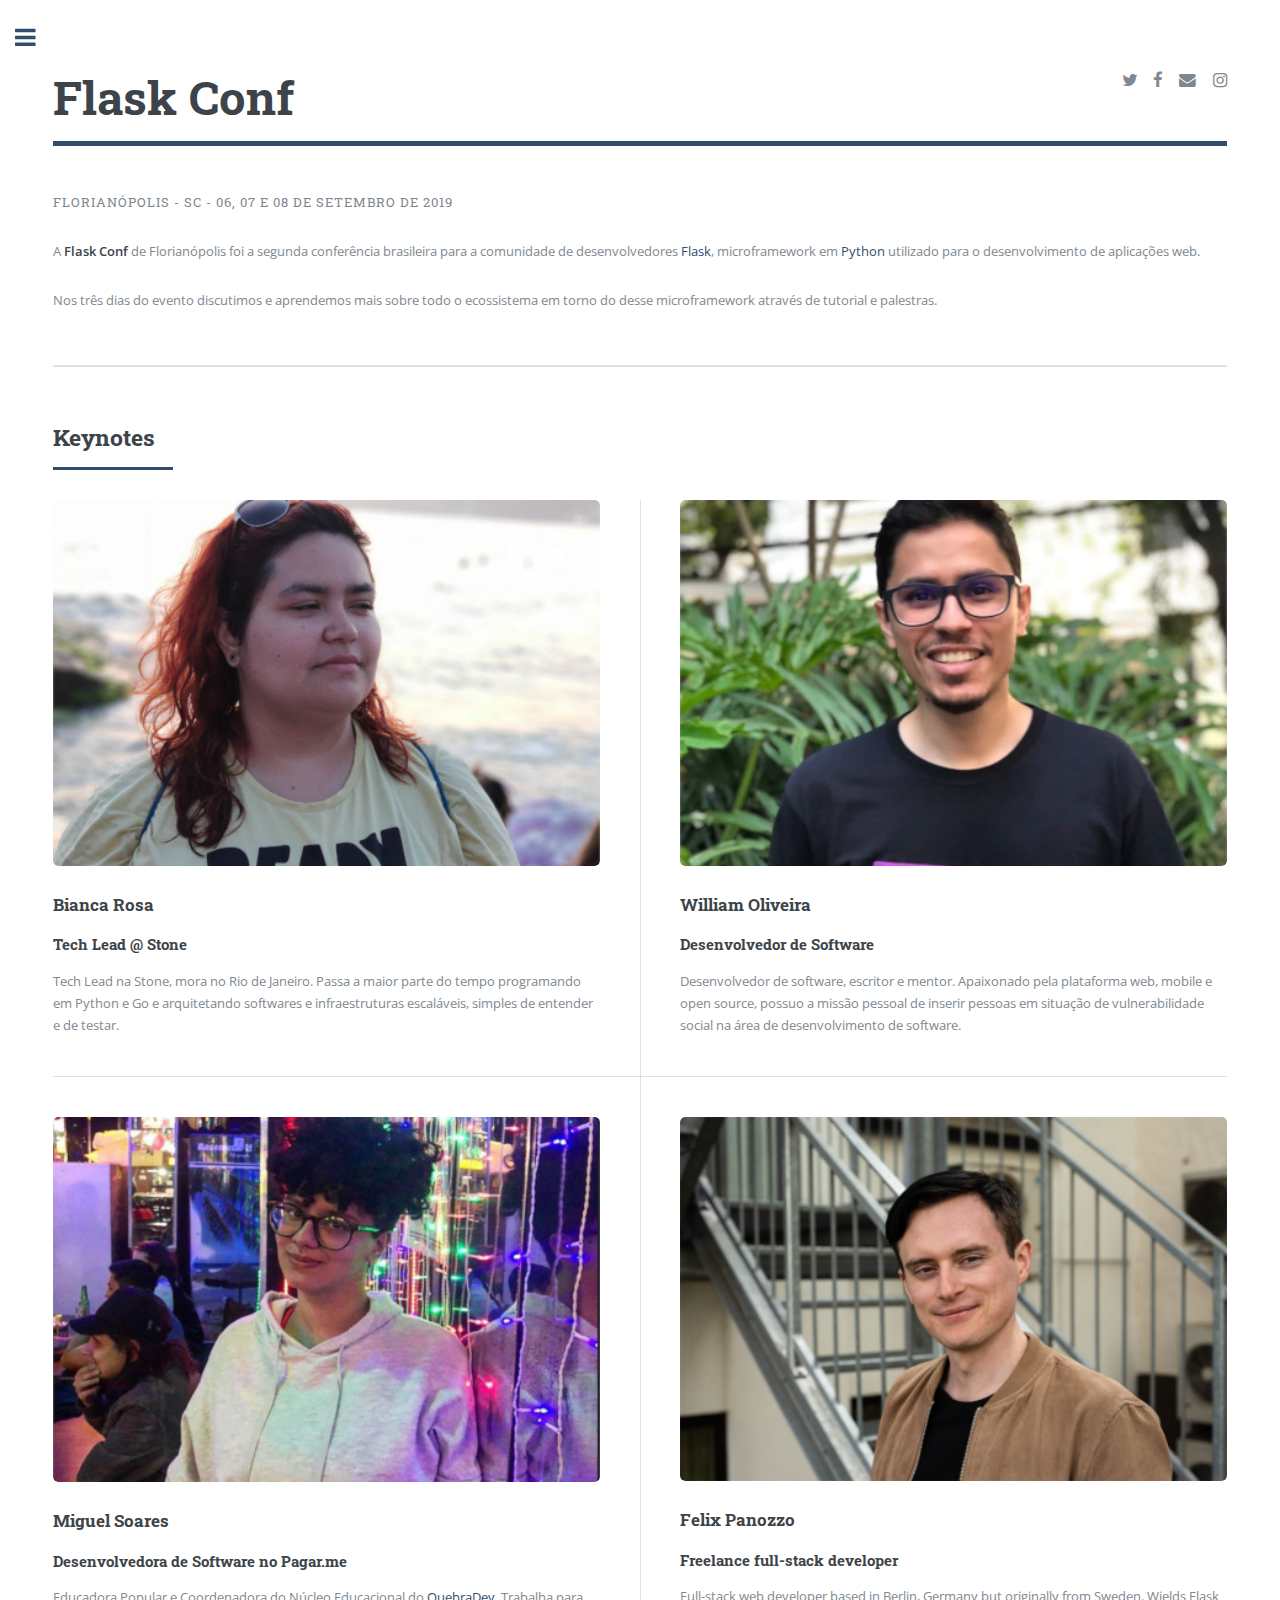
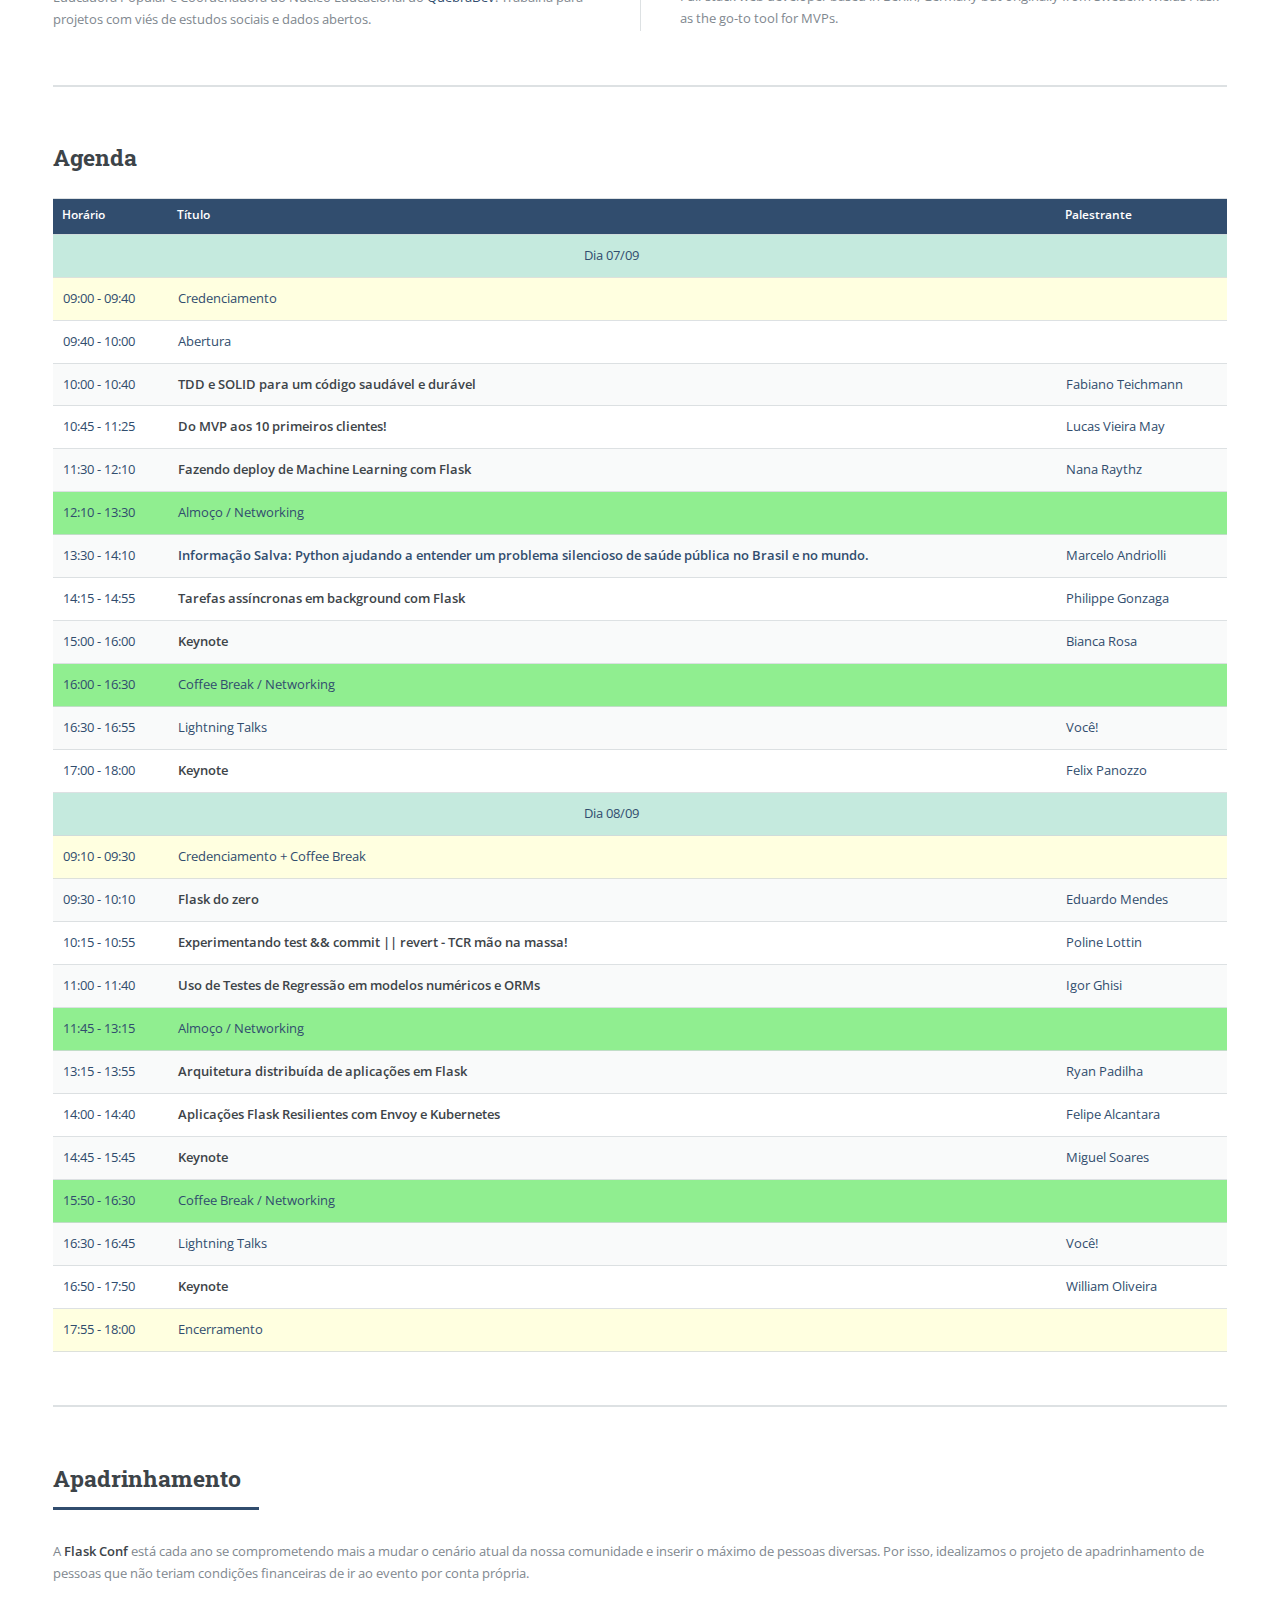
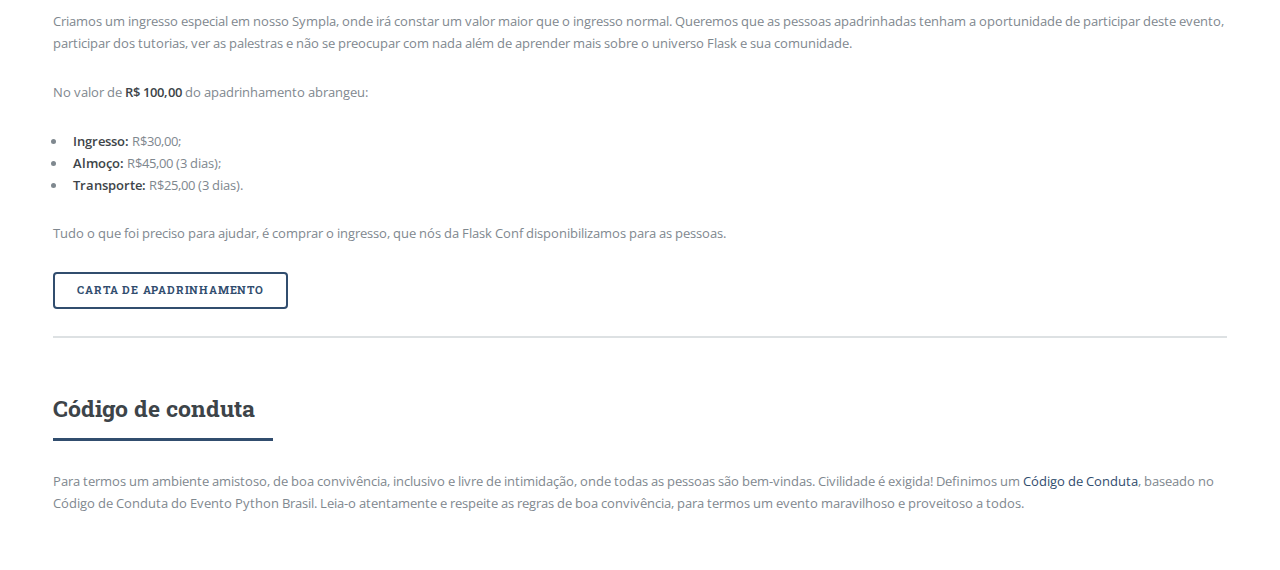
<file: index.html>
<!DOCTYPE HTML>
<!--
  Editorial by HTML5 UP
  html5up.net | @ajlkn
  Free for personal and commercial use under the CCA 3.0 license (html5up.net/license)
-->
<html>
  <head>
    <title>Flask Conf</title>
    <meta charset="utf-8" />
    <meta name="viewport" content="width=device-width, initial-scale=1, user-scalable=no" />
    <!--[if lte IE 8]><script src="assets/js/ie/html5shiv.js"></script><![endif]-->
    <link rel="stylesheet" href="assets/css/main.css" />
    <!--[if lte IE 9]><link rel="stylesheet" href="assets/css/ie9.css" /><![endif]-->
    <!--[if lte IE 8]><link rel="stylesheet" href="assets/css/ie8.css" /><![endif]-->
  </head>
  <body>
    <div id="wrapper">
      <div id="main">
        <div class="inner">
          <header id="header">
            <h1>Flask Conf</h1>
            <ul class="icons">
              <li><a href="https://twitter.com/flaskconf" class="icon fa-twitter" target="_blank"><span class="label">Twitter</span></a></li>
              <li><a href="https://www.facebook.com/flaskconf/" class="icon fa-facebook" target="_blank"><span class="label">Facebook</span></a></li>
              <li><a href="mailto:flask+contato@python.org.br" class="icon fa-envelope" target="_blank"><span class="label">E-Mail</span></a></li>
              <li><a href="https://www.instagram.com/flaskconf/" class="icon fa-instagram"><span
                class="label">Instagram</span></a></li>
            </ul>
          </header>
          <section id="sobre">
            <div class="content">
              <header>
                <p>Florianópolis - SC - 06, 07 e 08 de setembro de 2019</p>
              </header>
              <p>A <strong>Flask Conf</strong> de Florianópolis foi a segunda conferência brasileira para a comunidade de desenvolvedores <a href="http://flask.pocoo.org/">Flask</a>, microframework em <a href="https://www.python.org/">Python</a> utilizado para o desenvolvimento de aplicações web.</p>
              <p>Nos três dias do evento discutimos e aprendemos mais sobre todo o ecossistema em torno do desse microframework através de tutorial e palestras.</p>
            </p>
            </div>
          </section>
          <section id="keynotes">
            <header class="major">
              <h2>Keynotes</h2>
            </header>
            <div class="posts">
              <article id="bianca">
                <a href="http://biancarosa.com.br" class="image" target="_blank">
                  <img src="images/keynotes/bia.png" alt="foto de bianca"></a>
                <h3>Bianca Rosa</h3>
                <h4>Tech Lead @ Stone</h4>
                <p>Tech Lead na Stone, mora no Rio de Janeiro. Passa a maior parte do tempo programando em Python e Go e arquitetando softwares e infraestruturas escaláveis, simples de entender e de testar.</p>
              </article>
              <article id="william">
                <a href="https://woliveiras.com.br/" class="image" target="_blank">
                  <img src="images/keynotes/william.png" alt="foto de william">
                </a>
                <h3>William Oliveira</h3>
                <h4>Desenvolvedor de Software</h4>
                <p>Desenvolvedor de software, escritor e mentor. Apaixonado pela plataforma web, mobile e open source, possuo a missão pessoal de inserir pessoas em situação de vulnerabilidade social na área de desenvolvimento de software.</p>
              </article>
              <article id="miguel">
                <a href="https://twitter.com/miglsoares" class="image" target="_blank">
                  <img src="images/keynotes/miguel.png" alt="foto de miguel">
                </a>
                <h3>Miguel Soares</h3>
                <h4>Desenvolvedora de Software no <a href="https://Pagar.me/">Pagar.me</a></h4>
                <p>Educadora Popular e Coordenadora do Núcleo Educacional do <a href="https://quebradev.com.br/" target="_blank">QuebraDev</a>. Trabalha para projetos com viés de estudos sociais e dados abertos.</p>
              </article>
              <article id="felix">
                <a href="https://fepa.se" class="image" target="_blank">
                  <img src="images/keynotes/felix.png" alt="felix's photo"></a>
                <h3>Felix Panozzo</h3>
                <h4>Freelance full-stack developer</h4>
                <p>Full-stack web developer based in Berlin, Germany but originally from Sweden. Wields Flask as the go-to tool for MVPs.</p>
              </article>
            </div>
          </section>
          <section id="agenda">
            <div class="content">
              <header>
                <h2>Agenda</h2>
              </header>
                  <table>
                    <tr><th>Horário</th><th>Título</th><th>Palestrante</th></tr>
                    <tr class="days"><td></td><td style="text-align: center;">Dia 07/09</td><td></td></tr>
                    <tr class="yellow"><td>09:00 - 09:40</td><td>Credenciamento</td><td></td></tr>
                    <td>09:40 - 10:00</td><td>Abertura</td><td></td></tr>
                    <tr><td>10:00 - 10:40</td><td><b>TDD e SOLID para um código saudável e durável</b></td><td><a href="#fabiano">Fabiano Teichmann</a></td></tr>
                    <tr><td>10:45 - 11:25</td><td><b>Do MVP aos 10 primeiros clientes!</b></td><td><a href="#lucas">Lucas Vieira May</a></td></tr>
                    <tr><td>11:30 - 12:10</td><td><b>Fazendo deploy de Machine Learning com Flask</b></td><td><a href="#nana">Nana Raythz</a></td></tr>
                    <tr class="green"><td>12:10 - 13:30</td><td>Almoço / Networking</td><td></td></tr>
                    <tr><td>13:30 - 14:10</td><td><b><a href="https://docs.google.com/presentation/d/1wkxdppX39Mef7ra089G29VYhPVanA2JOKhVzxwstzEc/edit?usp=sharing" target="_blank">Informação Salva: Python ajudando a entender um problema silencioso de saúde pública no Brasil e no mundo.</a></b></td><td><a href="#marcelo">Marcelo Andriolli</a></td></tr>
                    <tr><td>14:15 - 14:55</td><td><b>Tarefas assíncronas em background com Flask</b></td><td><a href="#philippe">Philippe Gonzaga</a></td></tr>
                    <tr><td>15:00 - 16:00</td><td><b>Keynote</b></td><td><a href="#bianca">Bianca Rosa</a></td></tr>
                    <tr class="green"><td>16:00 - 16:30</td><td>Coffee Break / Networking</td><td></td></tr>
                    <tr><td>16:30 - 16:55</td><td>Lightning Talks</td><td>Você!</td></tr>
                    <tr><td>17:00 - 18:00</td><td><b>Keynote</b></td><td><a href="#felix">Felix Panozzo</a></td></tr>
                    
                    <tr class="days"><td></td><td style="text-align: center;">Dia 08/09</td><td></td></tr>
                    <tr class="yellow"><td>09:10 - 09:30</td><td>Credenciamento + Coffee Break</td><td></td></tr>
                    <tr><td>09:30 - 10:10</td><td><b>Flask do zero</b></td><td><a href="#eduardo">Eduardo Mendes</a></td></tr>
                    <tr><td>10:15 - 10:55</td><td><b>Experimentando test && commit || revert - TCR mão na massa!</b></td><td><a href="#poline">Poline Lottin</a></td></tr>
                    <tr><td>11:00 - 11:40</td><td><b>Uso de Testes de Regressão em modelos numéricos e ORMs</b></td><td><a href="#igor">Igor Ghisi</a></td></tr>
                    <tr class="green"><td>11:45 - 13:15</td><td>Almoço / Networking</td><td></td></tr>
                    <tr><td>13:15 - 13:55</td><td><b>Arquitetura distribuída de aplicações em Flask</b></td><td><a href="#ryan">Ryan Padilha</a></td></tr>
                    <tr><td>14:00 - 14:40</td><td><b>Aplicações Flask Resilientes com Envoy e Kubernetes</b></td><td><a href="#felipe">Felipe Alcantara</a></td></tr>
                    <tr><td>14:45 - 15:45</td><td><b>Keynote</b></td><td><a href="#miguel">Miguel Soares</a></td></tr>
                    <tr class="green"><td>15:50 - 16:30</td><td>Coffee Break / Networking</td><td></td></tr>
                    <tr><td>16:30 - 16:45</td><td>Lightning Talks</td><td>Você!</td></tr>
                    <tr><td>16:50 - 17:50</td><td><b>Keynote</b></td><td><a href="#william">William Oliveira</a></td></tr>
                    <tr class="yellow"><td>17:55 - 18:00</td><td>Encerramento</td><td></td></tr>
                  </table>
            </div>
          </section>
          <section id="apadrinhamento">
            <header class="major">
              <h2>Apadrinhamento</h2>
            </header>
            <div class="content">
              <p>A <strong>Flask Conf</strong> está cada ano se comprometendo mais a mudar o cenário atual da nossa comunidade e inserir o máximo de pessoas diversas. Por isso, idealizamos o projeto de apadrinhamento de pessoas que não teriam condições financeiras de ir ao evento por conta própria.</p>
              <p>Criamos um ingresso especial em nosso Sympla, onde irá constar um valor maior que o ingresso normal. Queremos que as pessoas apadrinhadas tenham a oportunidade de participar deste evento, participar dos tutorias, ver as palestras e não se preocupar com nada além de aprender mais sobre o universo Flask e sua comunidade.</p>
              <p>No valor de <b>R$ 100,00</b> do apadrinhamento abrangeu:
                <ul>
                  <li><b>Ingresso:</b> R$30,00;</li>
                  <li><b>Almoço:</b> R$45,00 (3 dias);</li>
                  <li><b>Transporte:</b> R$25,00 (3 dias).</li>
                </ul>
              </p>
              <p>
                Tudo o que foi preciso para ajudar, é comprar o ingresso, que nós da Flask Conf disponibilizamos para as pessoas.
              </p>
              <a href="/pt_plano_apadrinhamento.pdf" target="_blank" class="button">Carta de Apadrinhamento</a>
            </div>
            
          </section>
          <section id="cdc">
            <header class="major">
              <h2>Código de conduta</h2>
            </header>
            <div class="content">
              <p>
                Para termos um ambiente amistoso, de boa convivência, inclusivo e livre de intimidação, onde todas as pessoas são bem-vindas. Civilidade é exigida! Definimos um <a href="/cdc.html" target="_blank">Código de Conduta</a>, baseado no Código de Conduta do Evento Python Brasil. Leia-o atentamente e respeite as regras de boa convivência, para termos um evento maravilhoso e proveitoso a todos.
              </p>
            </div>
          </section>
        </div>
      </div>

      <div id="sidebar">
        <div class="inner">

          <section id="search" class="alt">
            <a href="/"><img src="images/stamp_flask4.png" width="100%" /></a>
          </section>
          <nav id="menu">
            <header class="major">
              <h2>Menu</h2>
            </header>
            <ul>
              <li><a href="/#sobre">Sobre</a></li>
              <li><a href="/#keynotes">Keynotes</a></li>
              <li><a href="/#agenda">Agenda</a></li>
              <li><a href="/tutorial.html">Tutoriais</a></li>
              <li><a href="/#apadrinhamento">Apadrinhamento</a></li>
              <li><a href="/#cdc">Código de Conduta</a></li>
              <li><a href="https://2018.flask.python.org.br" target="_blank" >Flask Conf 2018</a></li>
            </ul>
          </nav>
          <footer id="footer">
            <p class="copyright">&copy; Flask Conf. All rights reserved. <br>
              Design: <a href="https://html5up.net" target="_blank">HTML5 UP</a>.<br>
              Source Code on <a href="https://github.com/flask-brasil/flaskconf-site-2019" target="_blank">Github</a>

            </p>
          </footer>

        </div>
      </div>

    </div>

    <!-- Scripts -->
    <script src="assets/js/jquery.min.js"></script>
    <script src="assets/js/skel.min.js"></script>
    <script src="assets/js/util.js"></script>
    <!--[if lte IE 8]><script src="assets/js/ie/respond.min.js"></script><![endif]-->
    <script src="assets/js/main.js"></script>

  </body>
</html>
</file>
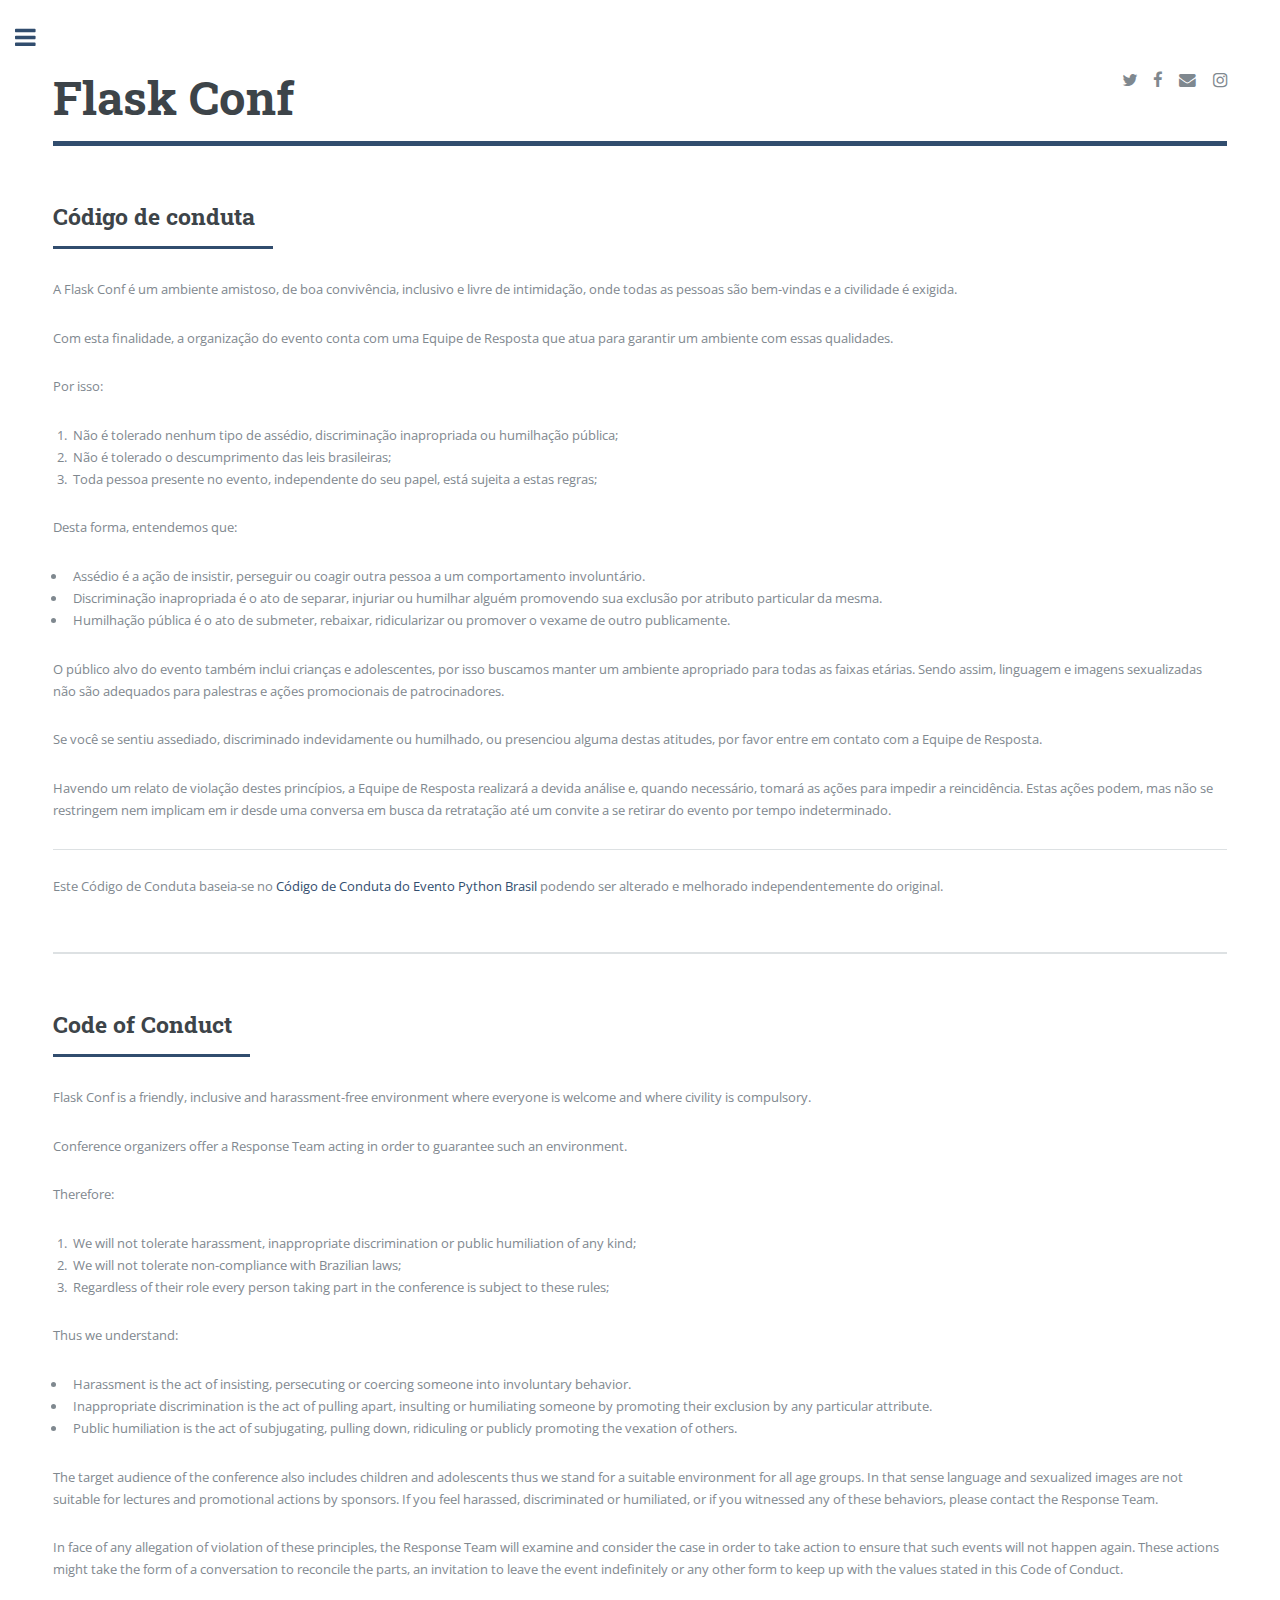
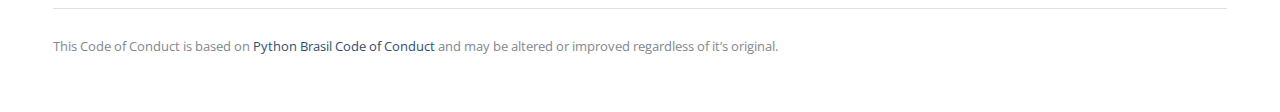
<file: cdc.html>
<!DOCTYPE HTML>
<!--
    Editorial by HTML5 UP
    html5up.net | @ajlkn
    Free for personal and commercial use under the CCA 3.0 license (html5up.net/license)
-->
<html>
    <head>
        <title>Flask Conf - Code of Conduct</title>
        <meta charset="utf-8" />
        <meta name="viewport" content="width=device-width, initial-scale=1, user-scalable=no" />
        <!--[if lte IE 8]><script src="assets/js/ie/html5shiv.js"></script><![endif]-->
        <link rel="stylesheet" href="assets/css/main.css" />
        <!--[if lte IE 9]><link rel="stylesheet" href="assets/css/ie9.css" /><![endif]-->
        <!--[if lte IE 8]><link rel="stylesheet" href="assets/css/ie8.css" /><![endif]-->
    </head>
    <body>

        <!-- Wrapper -->
            <div id="wrapper">

                <!-- Main -->
                    <div id="main">
                        <div class="inner">

                            <!-- Header -->
                                <header id="header">
                                    <h1>Flask Conf</h1>
                                    <ul class="icons">
                                        <li><a href="https://twitter.com/flaskconf" class="icon fa-twitter"><span class="label">Twitter</span></a></li>
                                        <li><a href="https://www.facebook.com/flaskconf/" class="icon fa-facebook"><span class="label">Facebook</span></a></li>
                                        <li><a href="mailto:flask+contato@python.org.br" class="icon fa-envelope"><span class="label">E-Mail</span></a></li>
                                        <li><a href="https://www.instagram.com/flaskconf/" class="icon fa-instagram"><span
                                            class="label">Instagram</span></a></li>
                                    </ul>
                                </header>

                                <section id="codigo_conduta">
                                    <header class="major">
                                        <h2>Código de conduta</h2>
                                    </header>

                                    <p>A Flask Conf é um ambiente amistoso, de boa convivência, inclusivo e livre de intimidação, onde todas as pessoas são bem-vindas e a civilidade é exigida.</p>
                                    <p>Com esta finalidade, a organização do evento conta com uma Equipe de Resposta que atua para garantir um ambiente com essas qualidades.</p>
                                    <p>Por isso:</p>
                                    <ol>
                                        <li>Não é tolerado nenhum tipo de assédio, discriminação inapropriada ou humilhação pública;</li>
                                        <li>Não é tolerado o descumprimento das leis brasileiras;</li>
                                        <li>Toda pessoa presente no evento, independente do seu papel, está sujeita a estas regras;</li>
                                    </ol>
                                    <p>Desta forma, entendemos que:</p>
                                    <ul>
                                        <li>Assédio é a ação de insistir, perseguir ou coagir outra pessoa a um comportamento involuntário.</li>
                                        <li>Discriminação inapropriada é o ato de separar, injuriar ou humilhar alguém promovendo sua exclusão por atributo particular da mesma.</li>
                                        <li>Humilhação pública é o ato de submeter, rebaixar, ridicularizar ou promover o vexame de outro publicamente.</li>
                                    </ul>
                                    <p>O público alvo do evento também inclui crianças e adolescentes, por isso buscamos manter um ambiente apropriado para todas as faixas etárias. Sendo assim, linguagem e imagens sexualizadas não são adequados para palestras e ações promocionais de patrocinadores.</p>
                                    <p>Se você se sentiu assediado, discriminado indevidamente ou humilhado, ou presenciou alguma destas atitudes, por favor entre em contato com a Equipe de Resposta.</p>
                                    <p>Havendo um relato de violação destes princípios, a Equipe de Resposta realizará a devida análise e, quando necessário, tomará as ações para impedir a reincidência. Estas ações podem, mas não se restringem nem implicam em ir desde uma conversa em busca da retratação até um convite a se retirar do evento por tempo indeterminado.</p>
                                    <hr>
                                    <p>Este Código de Conduta baseia-se no <a href="https://github.com/pythonbrasil/codigo-de-conduta">Código de Conduta do Evento Python Brasil</a> podendo ser alterado e melhorado independentemente do original.</p>
                                </section>

                                <section id="code_of_conduct">
                                    <header class="major">
                                        <h2>Code of Conduct</h2>
                                    </header>

                                    <p>Flask Conf is a friendly, inclusive and harassment-free environment where everyone is welcome and where civility is compulsory.</p>
                                    <p>Conference organizers offer a Response Team acting in order to guarantee such an environment.</p>
                                    <p>Therefore:</p>
                                    <ol>
                                        <li>We will not tolerate harassment, inappropriate discrimination or public humiliation of any kind;</li>
                                        <li>We will not tolerate non-compliance with Brazilian laws;</li>
                                        <li>Regardless of their role every person taking part in  the conference is subject to these rules;</li>
                                    </ol>
                                    <p>Thus we understand:</p>
                                    <ul>
                                        <li>Harassment is the act of insisting, persecuting or coercing someone into involuntary behavior.</li>
                                        <li>Inappropriate discrimination is the act of pulling apart, insulting or humiliating someone by promoting their exclusion by any particular attribute.</li>
                                        <li>Public humiliation is the act of subjugating, pulling down, ridiculing or publicly promoting the vexation of others.</li>
                                    </ul>
                                    <p>The target audience of the conference also includes children and adolescents thus we stand for a suitable environment for all age groups. In that sense language and sexualized images are not suitable for lectures and promotional actions by sponsors.
                                    If you feel harassed, discriminated or humiliated, or if you witnessed any of these behaviors, please contact the Response Team.</p>
                                    <p>In face of any allegation of violation of these principles, the Response Team will examine and consider the case in order to take action to ensure that such events will not happen again. These actions might take the form of a conversation to reconcile the parts, an invitation to leave the event indefinitely or any other form to keep up with the values stated in this Code of Conduct.</p>
                                    <hr>
                                    <p>This Code of Conduct is based on <a href="https://github.com/pythonbrasil/codigo-de-conduta">Python Brasil Code of Conduct</a> and may be altered or improved regardless of it’s original.</p>

                                </section>

                        </div>
                    </div>

                <!-- Sidebar -->
                    <div id="sidebar">
                        <div class="inner">

                            <!-- Search -->
                                <section id="search" class="alt">
                                    <a href="/"><img src="images/stamp_flask4.png" width="100%" /></a>
                                </section>

                            <!-- Menu -->
                            <nav id="menu">
                                <header class="major">
                                    <h2>Menu</h2>
                                </header>
                                <ul>
                                    <li><a href="/index.html#sobre">Sobre</a></li>
                                    <li><a href="/index.html#ingressos">INSCREVA-SE</a></li>
                                    <li><a href="https://speakerfight.com/events/flaskconf-2018/" target="_blank">Call 4 Papers</a></li>
                                    <li><a href="/index.html#datas">Datas e Locais</a></li>
                                    <li><a href="/index.html#patrocinio">Patrocínio</a></li>
                                    <li><a href="/cdc.html">Código de Conduta</a></li>

<!-- 										<li><a href="#agenda">Agenda</a></li>

                                    <li><a href="#">Inscrições</a></li> -->
                                </ul>
                            </nav>

                            <!-- Footer -->
                                <footer id="footer">
                                    <p class="copyright">&copy; Untitled. All rights reserved. Demo Images: <a href="https://unsplash.com">Unsplash</a>. Design: <a href="https://html5up.net">HTML5 UP</a>.</p>
                                </footer>

                        </div>
                    </div>

            </div>

        <!-- Scripts -->
            <script src="assets/js/jquery.min.js"></script>
            <script src="assets/js/skel.min.js"></script>
            <script src="assets/js/util.js"></script>
            <!--[if lte IE 8]><script src="assets/js/ie/respond.min.js"></script><![endif]-->
            <script src="assets/js/main.js"></script>

    </body>
</html>
</file>
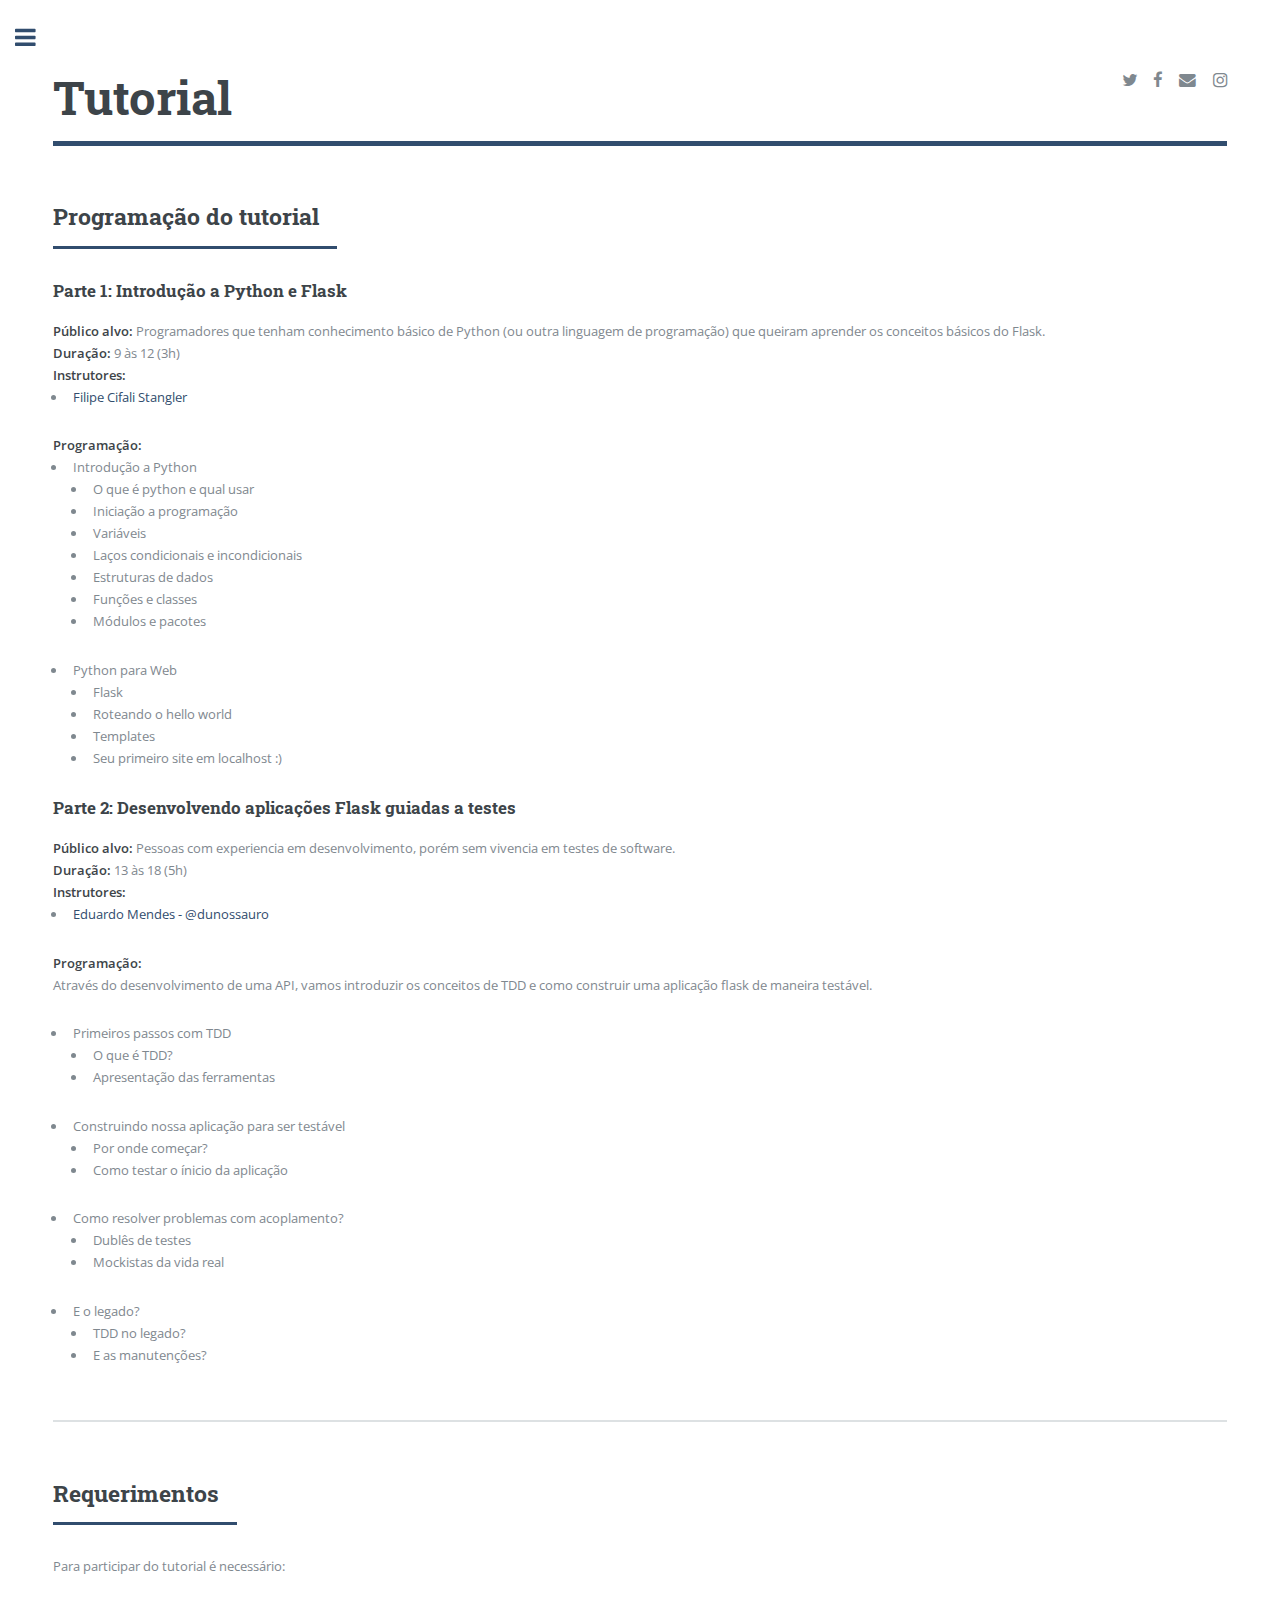
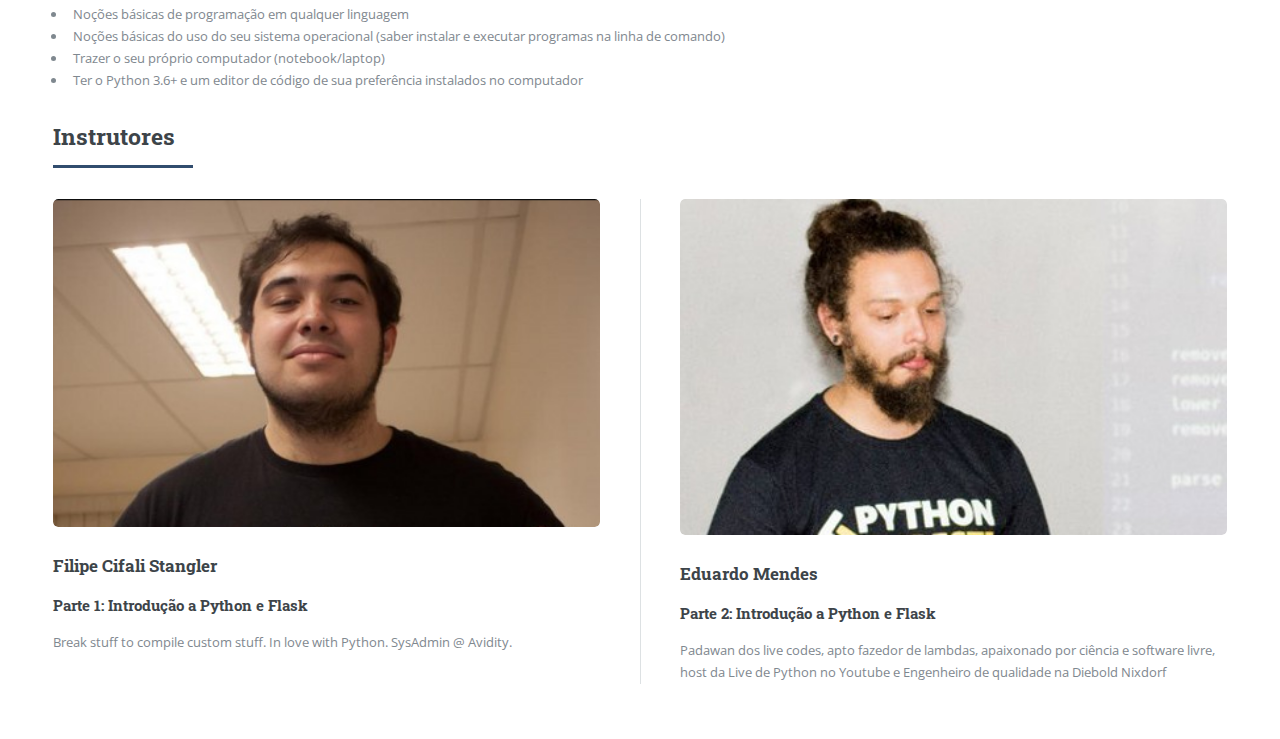
<file: tutorial.html>
<!DOCTYPE HTML>
<!--
    Editorial by HTML5 UP
    html5up.net | @ajlkn
    Free for personal and commercial use under the CCA 3.0 license (html5up.net/license)
-->
<html>

<head>
    <title>Flask Conf - Tutorial</title>
    <meta charset="utf-8" />
    <meta name="viewport" content="width=device-width, initial-scale=1, user-scalable=no" />
    <!--[if lte IE 8]><script src="assets/js/ie/html5shiv.js"></script><![endif]-->
    <link rel="stylesheet" href="assets/css/main.css" />
    <!--[if lte IE 9]><link rel="stylesheet" href="assets/css/ie9.css" /><![endif]-->
    <!--[if lte IE 8]><link rel="stylesheet" href="assets/css/ie8.css" /><![endif]-->
</head>

<body>

    <!-- Wrapper -->
    <div id="wrapper">

        <!-- Main -->
        <div id="main">
            <div class="inner">

                <!-- Header -->
                <header id="header">
                    <h1>Tutorial</h1>
                    <ul class="icons">
                        <li><a href="https://twitter.com/flaskconf" class="icon fa-twitter"><span
                                    class="label">Twitter</span></a></li>
                        <li><a href="https://www.facebook.com/flaskconf/" class="icon fa-facebook"><span
                                    class="label">Facebook</span></a></li>
                        <li><a href="mailto:flask+contato@python.org.br" class="icon fa-envelope"><span
                                    class="label">E-Mail</span></a></li>
                        <li><a href="https://www.instagram.com/flaskconf/" class="icon fa-instagram"><span
                                    class="label">Instagram</span></a></li>

                    </ul>
                </header>

                <section id="programacao">
                    <header class="major">
                        <h2>Programação do tutorial</h2>
                    </header>

                    <h3>Parte 1: Introdução a Python e Flask</h3>
                    <p class='no_margin'>
                        <b>Público alvo:</b> Programadores que tenham conhecimento básico de Python (ou outra linguagem
                        de programação)
                        que queiram aprender os conceitos básicos do Flask.<br>
                        <b>Duração:</b> 9 às 12 (3h)<br>
                        <b>Instrutores:</b>
                        <ul>
                            <li><a href="https://twitter.com/FilipeCifali">Filipe Cifali Stangler </a></li>
                        </ul>

                        <b>Programação:</b>
                        <ul>
                            <li>Introdução a Python
                                <ul>
                                    <li>O que é python e qual usar</li>
                                    <li>Iniciação a programação</li>
                                    <li>Variáveis</li>
                                    <li>Laços condicionais e incondicionais</li>
                                    <li>Estruturas de dados</li>
                                    <li>Funções e classes</li>
                                    <li>Módulos e pacotes</li>
                                </ul>
                            </li>
                            <li>Python para Web
                                <ul>
                                    <li>Flask</li>
                                    <li>Roteando o hello world</li>
                                    <li>Templates</li>
                                    <li>Seu primeiro site em localhost :)</li>
                                </ul>
                            </li>
                        </ul>
                    </p>

                    <h3>Parte 2: Desenvolvendo aplicações Flask guiadas a testes</h3>
                    <p class='no_margin'>
                        <b>Público alvo:</b> Pessoas com experiencia em desenvolvimento, porém sem vivencia em testes de software.<br>
                        <b>Duração:</b> 13 às 18 (5h)<br>
                        <b>Instrutores:</b>
                        <ul>
                            <li><a href="https://twitter.com/dunossauro">Eduardo Mendes - @dunossauro</a></li>
                        </ul>
                        <b>Programação:</b>
                        <p>Através do desenvolvimento de uma API, vamos introduzir os conceitos de TDD e como construir uma aplicação flask de maneira testável.</p>
                        <ul>
                            <li>Primeiros passos com TDD
                                <ul>
                                    <li>O que é TDD?</li>
                                    <li>Apresentação das ferramentas</li>
                                </ul>
                            </li>
                            <li>Construindo nossa aplicação para ser testável
                                <ul>
                                    <li>Por onde começar?</li>
                                    <li>Como testar o ínicio da aplicação</li>
                                </ul>
                            </li>
                            <li>Como resolver problemas com acoplamento?
                                <ul>
                                    <li>Dublês de testes</li>
                                    <li>Mockistas da vida real</li>
                                </ul>
                            </li>
                            <li>E o legado?
                                <ul>
                                    <li>TDD no legado?</li>
                                    <li>E as manutenções?</li>
                                </ul>
                            </li>
                        </ul>
                    </p>
                </section>



                <section id="requerimentos">
                    <header class="major">
                        <h2>Requerimentos</h2>
                    </header>
                    <p>
                        Para participar do tutorial é necessário:
                        <ul>
                            <li>Noções básicas de programação em qualquer linguagem</li>
                            <li>Noções básicas do uso do seu sistema operacional (saber instalar e executar programas na
                                linha de comando) </li>
                            <li>Trazer o seu próprio computador (notebook/laptop)</li>
                            <li>Ter o Python 3.6+ e um editor de código de sua preferência instalados no computador</li>
                        </ul>
                    </p>
                    <header class="major">
                        <h2>Instrutores</h2>

                    </header>
                    <div class="posts">


                        <article id="cifali">
                            <a href="https://twitter.com/FilipeCifali" class="image" target="_blank"><img
                                    src="images/cifali.png" alt="" /></a>
                            <h3>Filipe Cifali Stangler</h3>

                            <h4>Parte 1: Introdução a Python e Flask</h4>
                            <p>Break stuff to compile custom stuff. In love with Python. SysAdmin @ Avidity.</p>

                        </article>
                        <article id="dunossauro">
                            <a href="https://twitter.com/dunossauro" class="image" target="_blank"><img
                                    src="images/dunossauro.jpg" alt="" /></a>
                            <h3>Eduardo Mendes</h3>

                            <h4>Parte 2: Introdução a Python e Flask</h4>
                            <p>Padawan dos live codes, apto fazedor de lambdas, apaixonado por ciência e software livre, host da Live de Python no Youtube e Engenheiro de qualidade na Diebold Nixdorf</p>
                        </article>

                    </div>
                </section>

            </div>
        </div>

       
      <div id="sidebar">
        <div class="inner">

          <section id="search" class="alt">
            <a href="/"><img src="images/stamp_flask4.png" width="100%" /></a>
          </section>
          <nav id="menu">
            <header class="major">
              <h2>Menu</h2>
            </header>
            <ul>
              <li><a href="/#sobre">Sobre</a></li>
              <li><a href="/#keynotes">Keynotes</a></li>
              <li><a href="/#agenda">Agenda</a></li>
              <li><a href="/tutorial.html">Tutoriais</a></li>
              <li><a href="/#apadrinhamento">Apadrinhamento</a></li>
              <li><a href="/#cdc">Código de Conduta</a></li>
              <li><a href="https://2018.flask.python.org.br" target="_blank" >Flask Conf 2018</a></li>
            </ul>
          </nav>
          <footer id="footer">
            <p class="copyright">&copy; Flask Conf. All rights reserved. <br>
              Design: <a href="https://html5up.net" target="_blank">HTML5 UP</a>.<br>
              Source Code on <a href="https://github.com/flask-brasil/flaskconf-site-2019" target="_blank">Github</a>

            </p>
          </footer>

        </div>
      </div>

    </div>

    </div>

    <!-- Scripts -->
    <script src="assets/js/jquery.min.js"></script>
    <script src="assets/js/skel.min.js"></script>
    <script src="assets/js/util.js"></script>
    <!--[if lte IE 8]><script src="assets/js/ie/respond.min.js"></script><![endif]-->
    <script src="assets/js/main.js"></script>

</body>

</html>
</file>
<file: assets/css/ie9.css>
/*
	Editorial by HTML5 UP
	html5up.net | @ajlkn
	Free for personal and commercial use under the CCA 3.0 license (html5up.net/license)
*/

/* Features */

	.features:after {
		clear: both;
		content: '';
		display: block;
	}

	.features article {
		float: left;
	}

		.features article:after {
			clear: both;
			content: '';
			display: block;
		}

		.features article .icon {
			float: left;
		}

/* Posts */

	.posts:after {
		clear: both;
		content: '';
		display: block;
	}

	.posts article {
		float: left;
	}

/* Main */

	#main {
		padding-left: 24em;
	}

/* Sidebar */

	#sidebar {
		position: absolute;
		top: 0;
		left: 0;
		min-height: 100%;
		width: 24em;
	}

/* Banner */

	#banner:after {
		clear: both;
		content: '';
		display: block;
	}

	#banner .content {
		float: left;
		padding-right: 4em;
	}

	#banner .image {
		float: left;
		margin-left: 0;
	}
</file>
<file: assets/css/main.css>
@import url(font-awesome.min.css);
@import url("https://fonts.googleapis.com/css?family=Open+Sans:400,600,400italic,600italic|Roboto+Slab:400,700");

/*
    Editorial by HTML5 UP
    html5up.net | @ajlkn
    Free for personal and commercial use under the CCA 3.0 license (html5up.net/license)
*/

/* Reset */

    html, body, div, span, applet, object, iframe, h1, h2, h3, h4, h5, h6, p, blockquote, pre, a, abbr, acronym, address, big, cite, code, del, dfn, em, img, ins, kbd, q, s, samp, small, strike, strong, sub, sup, tt, var, b, u, i, center, dl, dt, dd, ol, ul, li, fieldset, form, label, legend, table, caption, tbody, tfoot, thead, tr, th, td, article, aside, canvas, details, embed, figure, figcaption, footer, header, hgroup, menu, nav, output, ruby, section, summary, time, mark, audio, video {
        margin: 0;
        padding: 0;
        border: 0;
        font-size: 100%;
        font: inherit;
        vertical-align: baseline;
    }

    article, aside, details, figcaption, figure, footer, header, hgroup, menu, nav, section {
        display: block;
    }

    body {
        line-height: 1;
    }

    ol, ul {
        list-style: none;
    }

    blockquote, q {
        quotes: none;
    }

    blockquote:before, blockquote:after, q:before, q:after {
        content: '';
        content: none;
    }

    table {
        border-collapse: collapse;
        border-spacing: 0;
    }

    body {
        -webkit-text-size-adjust: none;
    }

/* Box Model */

    *, *:before, *:after {
        -moz-box-sizing: border-box;
        -webkit-box-sizing: border-box;
        box-sizing: border-box;
    }

/* Grid */

    .row {
        border-bottom: solid 1px transparent;
        -moz-box-sizing: border-box;
        -webkit-box-sizing: border-box;
        box-sizing: border-box;
    }

    .row > * {
        float: left;
        -moz-box-sizing: border-box;
        -webkit-box-sizing: border-box;
        box-sizing: border-box;
    }

    .row:after, .row:before {
        content: '';
        display: block;
        clear: both;
        height: 0;
    }

    .row.uniform > * > :first-child {
        margin-top: 0;
    }

    .row.uniform > * > :last-child {
        margin-bottom: 0;
    }

    .row.\30 \25 > * {
        padding: 0 0 0 0em;
    }

    .row.\30 \25 {
        margin: 0 0 -1px 0em;
    }

    .row.uniform.\30 \25 > * {
        padding: 0em 0 0 0em;
    }

    .row.uniform.\30 \25 {
        margin: 0em 0 -1px 0em;
    }

    .row > * {
        padding: 0 0 0 1.5em;
    }

    .row {
        margin: 0 0 -1px -1.5em;
    }

    .row.uniform > * {
        padding: 1.5em 0 0 1.5em;
    }

    .row.uniform {
        margin: -1.5em 0 -1px -1.5em;
    }

    .row.\32 00\25 > * {
        padding: 0 0 0 3em;
    }

    .row.\32 00\25 {
        margin: 0 0 -1px -3em;
    }

    .row.uniform.\32 00\25 > * {
        padding: 3em 0 0 3em;
    }

    .row.uniform.\32 00\25 {
        margin: -3em 0 -1px -3em;
    }

    .row.\31 50\25 > * {
        padding: 0 0 0 2.25em;
    }

    .row.\31 50\25 {
        margin: 0 0 -1px -2.25em;
    }

    .row.uniform.\31 50\25 > * {
        padding: 2.25em 0 0 2.25em;
    }

    .row.uniform.\31 50\25 {
        margin: -2.25em 0 -1px -2.25em;
    }

    .row.\35 0\25 > * {
        padding: 0 0 0 0.75em;
    }

    .row.\35 0\25 {
        margin: 0 0 -1px -0.75em;
    }

    .row.uniform.\35 0\25 > * {
        padding: 0.75em 0 0 0.75em;
    }

    .row.uniform.\35 0\25 {
        margin: -0.75em 0 -1px -0.75em;
    }

    .row.\32 5\25 > * {
        padding: 0 0 0 0.375em;
    }

    .row.\32 5\25 {
        margin: 0 0 -1px -0.375em;
    }

    .row.uniform.\32 5\25 > * {
        padding: 0.375em 0 0 0.375em;
    }

    .row.uniform.\32 5\25 {
        margin: -0.375em 0 -1px -0.375em;
    }

    .\31 2u, .\31 2u\24 {
        width: 100%;
        clear: none;
        margin-left: 0;
    }

    .\31 1u, .\31 1u\24 {
        width: 91.6666666667%;
        clear: none;
        margin-left: 0;
    }

    .\31 0u, .\31 0u\24 {
        width: 83.3333333333%;
        clear: none;
        margin-left: 0;
    }

    .\39 u, .\39 u\24 {
        width: 75%;
        clear: none;
        margin-left: 0;
    }

    .\38 u, .\38 u\24 {
        width: 66.6666666667%;
        clear: none;
        margin-left: 0;
    }

    .\37 u, .\37 u\24 {
        width: 58.3333333333%;
        clear: none;
        margin-left: 0;
    }

    .\36 u, .\36 u\24 {
        width: 50%;
        clear: none;
        margin-left: 0;
    }

    .\35 u, .\35 u\24 {
        width: 41.6666666667%;
        clear: none;
        margin-left: 0;
    }

    .\34 u, .\34 u\24 {
        width: 33.3333333333%;
        clear: none;
        margin-left: 0;
    }

    .\33 u, .\33 u\24 {
        width: 25%;
        clear: none;
        margin-left: 0;
    }

    .\32 u, .\32 u\24 {
        width: 16.6666666667%;
        clear: none;
        margin-left: 0;
    }

    .\31 u, .\31 u\24 {
        width: 8.3333333333%;
        clear: none;
        margin-left: 0;
    }

    .\31 2u\24 + *,
    .\31 1u\24 + *,
    .\31 0u\24 + *,
    .\39 u\24 + *,
    .\38 u\24 + *,
    .\37 u\24 + *,
    .\36 u\24 + *,
    .\35 u\24 + *,
    .\34 u\24 + *,
    .\33 u\24 + *,
    .\32 u\24 + *,
    .\31 u\24 + * {
        clear: left;
    }

    .\-11u {
        margin-left: 91.66667%;
    }

    .\-10u {
        margin-left: 83.33333%;
    }

    .\-9u {
        margin-left: 75%;
    }

    .\-8u {
        margin-left: 66.66667%;
    }

    .\-7u {
        margin-left: 58.33333%;
    }

    .\-6u {
        margin-left: 50%;
    }

    .\-5u {
        margin-left: 41.66667%;
    }

    .\-4u {
        margin-left: 33.33333%;
    }

    .\-3u {
        margin-left: 25%;
    }

    .\-2u {
        margin-left: 16.66667%;
    }

    .\-1u {
        margin-left: 8.33333%;
    }

    @media screen and (max-width: 1680px) {

        .row > * {
            padding: 0 0 0 1.5em;
        }

        .row {
            margin: 0 0 -1px -1.5em;
        }

        .row.uniform > * {
            padding: 1.5em 0 0 1.5em;
        }

        .row.uniform {
            margin: -1.5em 0 -1px -1.5em;
        }

        .row.\32 00\25 > * {
            padding: 0 0 0 3em;
        }

        .row.\32 00\25 {
            margin: 0 0 -1px -3em;
        }

        .row.uniform.\32 00\25 > * {
            padding: 3em 0 0 3em;
        }

        .row.uniform.\32 00\25 {
            margin: -3em 0 -1px -3em;
        }

        .row.\31 50\25 > * {
            padding: 0 0 0 2.25em;
        }

        .row.\31 50\25 {
            margin: 0 0 -1px -2.25em;
        }

        .row.uniform.\31 50\25 > * {
            padding: 2.25em 0 0 2.25em;
        }

        .row.uniform.\31 50\25 {
            margin: -2.25em 0 -1px -2.25em;
        }

        .row.\35 0\25 > * {
            padding: 0 0 0 0.75em;
        }

        .row.\35 0\25 {
            margin: 0 0 -1px -0.75em;
        }

        .row.uniform.\35 0\25 > * {
            padding: 0.75em 0 0 0.75em;
        }

        .row.uniform.\35 0\25 {
            margin: -0.75em 0 -1px -0.75em;
        }

        .row.\32 5\25 > * {
            padding: 0 0 0 0.375em;
        }

        .row.\32 5\25 {
            margin: 0 0 -1px -0.375em;
        }

        .row.uniform.\32 5\25 > * {
            padding: 0.375em 0 0 0.375em;
        }

        .row.uniform.\32 5\25 {
            margin: -0.375em 0 -1px -0.375em;
        }

        .\31 2u\28xlarge\29, .\31 2u\24\28xlarge\29 {
            width: 100%;
            clear: none;
            margin-left: 0;
        }

        .\31 1u\28xlarge\29, .\31 1u\24\28xlarge\29 {
            width: 91.6666666667%;
            clear: none;
            margin-left: 0;
        }

        .\31 0u\28xlarge\29, .\31 0u\24\28xlarge\29 {
            width: 83.3333333333%;
            clear: none;
            margin-left: 0;
        }

        .\39 u\28xlarge\29, .\39 u\24\28xlarge\29 {
            width: 75%;
            clear: none;
            margin-left: 0;
        }

        .\38 u\28xlarge\29, .\38 u\24\28xlarge\29 {
            width: 66.6666666667%;
            clear: none;
            margin-left: 0;
        }

        .\37 u\28xlarge\29, .\37 u\24\28xlarge\29 {
            width: 58.3333333333%;
            clear: none;
            margin-left: 0;
        }

        .\36 u\28xlarge\29, .\36 u\24\28xlarge\29 {
            width: 50%;
            clear: none;
            margin-left: 0;
        }

        .\35 u\28xlarge\29, .\35 u\24\28xlarge\29 {
            width: 41.6666666667%;
            clear: none;
            margin-left: 0;
        }

        .\34 u\28xlarge\29, .\34 u\24\28xlarge\29 {
            width: 33.3333333333%;
            clear: none;
            margin-left: 0;
        }

        .\33 u\28xlarge\29, .\33 u\24\28xlarge\29 {
            width: 25%;
            clear: none;
            margin-left: 0;
        }

        .\32 u\28xlarge\29, .\32 u\24\28xlarge\29 {
            width: 16.6666666667%;
            clear: none;
            margin-left: 0;
        }

        .\31 u\28xlarge\29, .\31 u\24\28xlarge\29 {
            width: 8.3333333333%;
            clear: none;
            margin-left: 0;
        }

        .\31 2u\24\28xlarge\29 + *,
        .\31 1u\24\28xlarge\29 + *,
        .\31 0u\24\28xlarge\29 + *,
        .\39 u\24\28xlarge\29 + *,
        .\38 u\24\28xlarge\29 + *,
        .\37 u\24\28xlarge\29 + *,
        .\36 u\24\28xlarge\29 + *,
        .\35 u\24\28xlarge\29 + *,
        .\34 u\24\28xlarge\29 + *,
        .\33 u\24\28xlarge\29 + *,
        .\32 u\24\28xlarge\29 + *,
        .\31 u\24\28xlarge\29 + * {
            clear: left;
        }

        .\-11u\28xlarge\29 {
            margin-left: 91.66667%;
        }

        .\-10u\28xlarge\29 {
            margin-left: 83.33333%;
        }

        .\-9u\28xlarge\29 {
            margin-left: 75%;
        }

        .\-8u\28xlarge\29 {
            margin-left: 66.66667%;
        }

        .\-7u\28xlarge\29 {
            margin-left: 58.33333%;
        }

        .\-6u\28xlarge\29 {
            margin-left: 50%;
        }

        .\-5u\28xlarge\29 {
            margin-left: 41.66667%;
        }

        .\-4u\28xlarge\29 {
            margin-left: 33.33333%;
        }

        .\-3u\28xlarge\29 {
            margin-left: 25%;
        }

        .\-2u\28xlarge\29 {
            margin-left: 16.66667%;
        }

        .\-1u\28xlarge\29 {
            margin-left: 8.33333%;
        }

    }

    @media screen and (max-width: 1280px) {

        .row > * {
            padding: 0 0 0 1.5em;
        }

        .row {
            margin: 0 0 -1px -1.5em;
        }

        .row.uniform > * {
            padding: 1.5em 0 0 1.5em;
        }

        .row.uniform {
            margin: -1.5em 0 -1px -1.5em;
        }

        .row.\32 00\25 > * {
            padding: 0 0 0 3em;
        }

        .row.\32 00\25 {
            margin: 0 0 -1px -3em;
        }

        .row.uniform.\32 00\25 > * {
            padding: 3em 0 0 3em;
        }

        .row.uniform.\32 00\25 {
            margin: -3em 0 -1px -3em;
        }

        .row.\31 50\25 > * {
            padding: 0 0 0 2.25em;
        }

        .row.\31 50\25 {
            margin: 0 0 -1px -2.25em;
        }

        .row.uniform.\31 50\25 > * {
            padding: 2.25em 0 0 2.25em;
        }

        .row.uniform.\31 50\25 {
            margin: -2.25em 0 -1px -2.25em;
        }

        .row.\35 0\25 > * {
            padding: 0 0 0 0.75em;
        }

        .row.\35 0\25 {
            margin: 0 0 -1px -0.75em;
        }

        .row.uniform.\35 0\25 > * {
            padding: 0.75em 0 0 0.75em;
        }

        .row.uniform.\35 0\25 {
            margin: -0.75em 0 -1px -0.75em;
        }

        .row.\32 5\25 > * {
            padding: 0 0 0 0.375em;
        }

        .row.\32 5\25 {
            margin: 0 0 -1px -0.375em;
        }

        .row.uniform.\32 5\25 > * {
            padding: 0.375em 0 0 0.375em;
        }

        .row.uniform.\32 5\25 {
            margin: -0.375em 0 -1px -0.375em;
        }

        .\31 2u\28large\29, .\31 2u\24\28large\29 {
            width: 100%;
            clear: none;
            margin-left: 0;
        }

        .\31 1u\28large\29, .\31 1u\24\28large\29 {
            width: 91.6666666667%;
            clear: none;
            margin-left: 0;
        }

        .\31 0u\28large\29, .\31 0u\24\28large\29 {
            width: 83.3333333333%;
            clear: none;
            margin-left: 0;
        }

        .\39 u\28large\29, .\39 u\24\28large\29 {
            width: 75%;
            clear: none;
            margin-left: 0;
        }

        .\38 u\28large\29, .\38 u\24\28large\29 {
            width: 66.6666666667%;
            clear: none;
            margin-left: 0;
        }

        .\37 u\28large\29, .\37 u\24\28large\29 {
            width: 58.3333333333%;
            clear: none;
            margin-left: 0;
        }

        .\36 u\28large\29, .\36 u\24\28large\29 {
            width: 50%;
            clear: none;
            margin-left: 0;
        }

        .\35 u\28large\29, .\35 u\24\28large\29 {
            width: 41.6666666667%;
            clear: none;
            margin-left: 0;
        }

        .\34 u\28large\29, .\34 u\24\28large\29 {
            width: 33.3333333333%;
            clear: none;
            margin-left: 0;
        }

        .\33 u\28large\29, .\33 u\24\28large\29 {
            width: 25%;
            clear: none;
            margin-left: 0;
        }

        .\32 u\28large\29, .\32 u\24\28large\29 {
            width: 16.6666666667%;
            clear: none;
            margin-left: 0;
        }

        .\31 u\28large\29, .\31 u\24\28large\29 {
            width: 8.3333333333%;
            clear: none;
            margin-left: 0;
        }

        .\31 2u\24\28large\29 + *,
        .\31 1u\24\28large\29 + *,
        .\31 0u\24\28large\29 + *,
        .\39 u\24\28large\29 + *,
        .\38 u\24\28large\29 + *,
        .\37 u\24\28large\29 + *,
        .\36 u\24\28large\29 + *,
        .\35 u\24\28large\29 + *,
        .\34 u\24\28large\29 + *,
        .\33 u\24\28large\29 + *,
        .\32 u\24\28large\29 + *,
        .\31 u\24\28large\29 + * {
            clear: left;
        }

        .\-11u\28large\29 {
            margin-left: 91.66667%;
        }

        .\-10u\28large\29 {
            margin-left: 83.33333%;
        }

        .\-9u\28large\29 {
            margin-left: 75%;
        }

        .\-8u\28large\29 {
            margin-left: 66.66667%;
        }

        .\-7u\28large\29 {
            margin-left: 58.33333%;
        }

        .\-6u\28large\29 {
            margin-left: 50%;
        }

        .\-5u\28large\29 {
            margin-left: 41.66667%;
        }

        .\-4u\28large\29 {
            margin-left: 33.33333%;
        }

        .\-3u\28large\29 {
            margin-left: 25%;
        }

        .\-2u\28large\29 {
            margin-left: 16.66667%;
        }

        .\-1u\28large\29 {
            margin-left: 8.33333%;
        }

    }

    @media screen and (max-width: 980px) {

        .row > * {
            padding: 0 0 0 1.5em;
        }

        .row {
            margin: 0 0 -1px -1.5em;
        }

        .row.uniform > * {
            padding: 1.5em 0 0 1.5em;
        }

        .row.uniform {
            margin: -1.5em 0 -1px -1.5em;
        }

        .row.\32 00\25 > * {
            padding: 0 0 0 3em;
        }

        .row.\32 00\25 {
            margin: 0 0 -1px -3em;
        }

        .row.uniform.\32 00\25 > * {
            padding: 3em 0 0 3em;
        }

        .row.uniform.\32 00\25 {
            margin: -3em 0 -1px -3em;
        }

        .row.\31 50\25 > * {
            padding: 0 0 0 2.25em;
        }

        .row.\31 50\25 {
            margin: 0 0 -1px -2.25em;
        }

        .row.uniform.\31 50\25 > * {
            padding: 2.25em 0 0 2.25em;
        }

        .row.uniform.\31 50\25 {
            margin: -2.25em 0 -1px -2.25em;
        }

        .row.\35 0\25 > * {
            padding: 0 0 0 0.75em;
        }

        .row.\35 0\25 {
            margin: 0 0 -1px -0.75em;
        }

        .row.uniform.\35 0\25 > * {
            padding: 0.75em 0 0 0.75em;
        }

        .row.uniform.\35 0\25 {
            margin: -0.75em 0 -1px -0.75em;
        }

        .row.\32 5\25 > * {
            padding: 0 0 0 0.375em;
        }

        .row.\32 5\25 {
            margin: 0 0 -1px -0.375em;
        }

        .row.uniform.\32 5\25 > * {
            padding: 0.375em 0 0 0.375em;
        }

        .row.uniform.\32 5\25 {
            margin: -0.375em 0 -1px -0.375em;
        }

        .\31 2u\28medium\29, .\31 2u\24\28medium\29 {
            width: 100%;
            clear: none;
            margin-left: 0;
        }

        .\31 1u\28medium\29, .\31 1u\24\28medium\29 {
            width: 91.6666666667%;
            clear: none;
            margin-left: 0;
        }

        .\31 0u\28medium\29, .\31 0u\24\28medium\29 {
            width: 83.3333333333%;
            clear: none;
            margin-left: 0;
        }

        .\39 u\28medium\29, .\39 u\24\28medium\29 {
            width: 75%;
            clear: none;
            margin-left: 0;
        }

        .\38 u\28medium\29, .\38 u\24\28medium\29 {
            width: 66.6666666667%;
            clear: none;
            margin-left: 0;
        }

        .\37 u\28medium\29, .\37 u\24\28medium\29 {
            width: 58.3333333333%;
            clear: none;
            margin-left: 0;
        }

        .\36 u\28medium\29, .\36 u\24\28medium\29 {
            width: 50%;
            clear: none;
            margin-left: 0;
        }

        .\35 u\28medium\29, .\35 u\24\28medium\29 {
            width: 41.6666666667%;
            clear: none;
            margin-left: 0;
        }

        .\34 u\28medium\29, .\34 u\24\28medium\29 {
            width: 33.3333333333%;
            clear: none;
            margin-left: 0;
        }

        .\33 u\28medium\29, .\33 u\24\28medium\29 {
            width: 25%;
            clear: none;
            margin-left: 0;
        }

        .\32 u\28medium\29, .\32 u\24\28medium\29 {
            width: 16.6666666667%;
            clear: none;
            margin-left: 0;
        }

        .\31 u\28medium\29, .\31 u\24\28medium\29 {
            width: 8.3333333333%;
            clear: none;
            margin-left: 0;
        }

        .\31 2u\24\28medium\29 + *,
        .\31 1u\24\28medium\29 + *,
        .\31 0u\24\28medium\29 + *,
        .\39 u\24\28medium\29 + *,
        .\38 u\24\28medium\29 + *,
        .\37 u\24\28medium\29 + *,
        .\36 u\24\28medium\29 + *,
        .\35 u\24\28medium\29 + *,
        .\34 u\24\28medium\29 + *,
        .\33 u\24\28medium\29 + *,
        .\32 u\24\28medium\29 + *,
        .\31 u\24\28medium\29 + * {
            clear: left;
        }

        .\-11u\28medium\29 {
            margin-left: 91.66667%;
        }

        .\-10u\28medium\29 {
            margin-left: 83.33333%;
        }

        .\-9u\28medium\29 {
            margin-left: 75%;
        }

        .\-8u\28medium\29 {
            margin-left: 66.66667%;
        }

        .\-7u\28medium\29 {
            margin-left: 58.33333%;
        }

        .\-6u\28medium\29 {
            margin-left: 50%;
        }

        .\-5u\28medium\29 {
            margin-left: 41.66667%;
        }

        .\-4u\28medium\29 {
            margin-left: 33.33333%;
        }

        .\-3u\28medium\29 {
            margin-left: 25%;
        }

        .\-2u\28medium\29 {
            margin-left: 16.66667%;
        }

        .\-1u\28medium\29 {
            margin-left: 8.33333%;
        }

    }

    @media screen and (max-width: 736px) {

        .row > * {
            padding: 0 0 0 1.5em;
        }

        .row {
            margin: 0 0 -1px -1.5em;
        }

        .row.uniform > * {
            padding: 1.5em 0 0 1.5em;
        }

        .row.uniform {
            margin: -1.5em 0 -1px -1.5em;
        }

        .row.\32 00\25 > * {
            padding: 0 0 0 3em;
        }

        .row.\32 00\25 {
            margin: 0 0 -1px -3em;
        }

        .row.uniform.\32 00\25 > * {
            padding: 3em 0 0 3em;
        }

        .row.uniform.\32 00\25 {
            margin: -3em 0 -1px -3em;
        }

        .row.\31 50\25 > * {
            padding: 0 0 0 2.25em;
        }

        .row.\31 50\25 {
            margin: 0 0 -1px -2.25em;
        }

        .row.uniform.\31 50\25 > * {
            padding: 2.25em 0 0 2.25em;
        }

        .row.uniform.\31 50\25 {
            margin: -2.25em 0 -1px -2.25em;
        }

        .row.\35 0\25 > * {
            padding: 0 0 0 0.75em;
        }

        .row.\35 0\25 {
            margin: 0 0 -1px -0.75em;
        }

        .row.uniform.\35 0\25 > * {
            padding: 0.75em 0 0 0.75em;
        }

        .row.uniform.\35 0\25 {
            margin: -0.75em 0 -1px -0.75em;
        }

        .row.\32 5\25 > * {
            padding: 0 0 0 0.375em;
        }

        .row.\32 5\25 {
            margin: 0 0 -1px -0.375em;
        }

        .row.uniform.\32 5\25 > * {
            padding: 0.375em 0 0 0.375em;
        }

        .row.uniform.\32 5\25 {
            margin: -0.375em 0 -1px -0.375em;
        }

        .\31 2u\28small\29, .\31 2u\24\28small\29 {
            width: 100%;
            clear: none;
            margin-left: 0;
        }

        .\31 1u\28small\29, .\31 1u\24\28small\29 {
            width: 91.6666666667%;
            clear: none;
            margin-left: 0;
        }

        .\31 0u\28small\29, .\31 0u\24\28small\29 {
            width: 83.3333333333%;
            clear: none;
            margin-left: 0;
        }

        .\39 u\28small\29, .\39 u\24\28small\29 {
            width: 75%;
            clear: none;
            margin-left: 0;
        }

        .\38 u\28small\29, .\38 u\24\28small\29 {
            width: 66.6666666667%;
            clear: none;
            margin-left: 0;
        }

        .\37 u\28small\29, .\37 u\24\28small\29 {
            width: 58.3333333333%;
            clear: none;
            margin-left: 0;
        }

        .\36 u\28small\29, .\36 u\24\28small\29 {
            width: 50%;
            clear: none;
            margin-left: 0;
        }

        .\35 u\28small\29, .\35 u\24\28small\29 {
            width: 41.6666666667%;
            clear: none;
            margin-left: 0;
        }

        .\34 u\28small\29, .\34 u\24\28small\29 {
            width: 33.3333333333%;
            clear: none;
            margin-left: 0;
        }

        .\33 u\28small\29, .\33 u\24\28small\29 {
            width: 25%;
            clear: none;
            margin-left: 0;
        }

        .\32 u\28small\29, .\32 u\24\28small\29 {
            width: 16.6666666667%;
            clear: none;
            margin-left: 0;
        }

        .\31 u\28small\29, .\31 u\24\28small\29 {
            width: 8.3333333333%;
            clear: none;
            margin-left: 0;
        }

        .\31 2u\24\28small\29 + *,
        .\31 1u\24\28small\29 + *,
        .\31 0u\24\28small\29 + *,
        .\39 u\24\28small\29 + *,
        .\38 u\24\28small\29 + *,
        .\37 u\24\28small\29 + *,
        .\36 u\24\28small\29 + *,
        .\35 u\24\28small\29 + *,
        .\34 u\24\28small\29 + *,
        .\33 u\24\28small\29 + *,
        .\32 u\24\28small\29 + *,
        .\31 u\24\28small\29 + * {
            clear: left;
        }

        .\-11u\28small\29 {
            margin-left: 91.66667%;
        }

        .\-10u\28small\29 {
            margin-left: 83.33333%;
        }

        .\-9u\28small\29 {
            margin-left: 75%;
        }

        .\-8u\28small\29 {
            margin-left: 66.66667%;
        }

        .\-7u\28small\29 {
            margin-left: 58.33333%;
        }

        .\-6u\28small\29 {
            margin-left: 50%;
        }

        .\-5u\28small\29 {
            margin-left: 41.66667%;
        }

        .\-4u\28small\29 {
            margin-left: 33.33333%;
        }

        .\-3u\28small\29 {
            margin-left: 25%;
        }

        .\-2u\28small\29 {
            margin-left: 16.66667%;
        }

        .\-1u\28small\29 {
            margin-left: 8.33333%;
        }

    }

    @media screen and (max-width: 480px) {

        .row > * {
            padding: 0 0 0 1.5em;
        }

        .row {
            margin: 0 0 -1px -1.5em;
        }

        .row.uniform > * {
            padding: 1.5em 0 0 1.5em;
        }

        .row.uniform {
            margin: -1.5em 0 -1px -1.5em;
        }

        .row.\32 00\25 > * {
            padding: 0 0 0 3em;
        }

        .row.\32 00\25 {
            margin: 0 0 -1px -3em;
        }

        .row.uniform.\32 00\25 > * {
            padding: 3em 0 0 3em;
        }

        .row.uniform.\32 00\25 {
            margin: -3em 0 -1px -3em;
        }

        .row.\31 50\25 > * {
            padding: 0 0 0 2.25em;
        }

        .row.\31 50\25 {
            margin: 0 0 -1px -2.25em;
        }

        .row.uniform.\31 50\25 > * {
            padding: 2.25em 0 0 2.25em;
        }

        .row.uniform.\31 50\25 {
            margin: -2.25em 0 -1px -2.25em;
        }

        .row.\35 0\25 > * {
            padding: 0 0 0 0.75em;
        }

        .row.\35 0\25 {
            margin: 0 0 -1px -0.75em;
        }

        .row.uniform.\35 0\25 > * {
            padding: 0.75em 0 0 0.75em;
        }

        .row.uniform.\35 0\25 {
            margin: -0.75em 0 -1px -0.75em;
        }

        .row.\32 5\25 > * {
            padding: 0 0 0 0.375em;
        }

        .row.\32 5\25 {
            margin: 0 0 -1px -0.375em;
        }

        .row.uniform.\32 5\25 > * {
            padding: 0.375em 0 0 0.375em;
        }

        .row.uniform.\32 5\25 {
            margin: -0.375em 0 -1px -0.375em;
        }

        .\31 2u\28xsmall\29, .\31 2u\24\28xsmall\29 {
            width: 100%;
            clear: none;
            margin-left: 0;
        }

        .\31 1u\28xsmall\29, .\31 1u\24\28xsmall\29 {
            width: 91.6666666667%;
            clear: none;
            margin-left: 0;
        }

        .\31 0u\28xsmall\29, .\31 0u\24\28xsmall\29 {
            width: 83.3333333333%;
            clear: none;
            margin-left: 0;
        }

        .\39 u\28xsmall\29, .\39 u\24\28xsmall\29 {
            width: 75%;
            clear: none;
            margin-left: 0;
        }

        .\38 u\28xsmall\29, .\38 u\24\28xsmall\29 {
            width: 66.6666666667%;
            clear: none;
            margin-left: 0;
        }

        .\37 u\28xsmall\29, .\37 u\24\28xsmall\29 {
            width: 58.3333333333%;
            clear: none;
            margin-left: 0;
        }

        .\36 u\28xsmall\29, .\36 u\24\28xsmall\29 {
            width: 50%;
            clear: none;
            margin-left: 0;
        }

        .\35 u\28xsmall\29, .\35 u\24\28xsmall\29 {
            width: 41.6666666667%;
            clear: none;
            margin-left: 0;
        }

        .\34 u\28xsmall\29, .\34 u\24\28xsmall\29 {
            width: 33.3333333333%;
            clear: none;
            margin-left: 0;
        }

        .\33 u\28xsmall\29, .\33 u\24\28xsmall\29 {
            width: 25%;
            clear: none;
            margin-left: 0;
        }

        .\32 u\28xsmall\29, .\32 u\24\28xsmall\29 {
            width: 16.6666666667%;
            clear: none;
            margin-left: 0;
        }

        .\31 u\28xsmall\29, .\31 u\24\28xsmall\29 {
            width: 8.3333333333%;
            clear: none;
            margin-left: 0;
        }

        .\31 2u\24\28xsmall\29 + *,
        .\31 1u\24\28xsmall\29 + *,
        .\31 0u\24\28xsmall\29 + *,
        .\39 u\24\28xsmall\29 + *,
        .\38 u\24\28xsmall\29 + *,
        .\37 u\24\28xsmall\29 + *,
        .\36 u\24\28xsmall\29 + *,
        .\35 u\24\28xsmall\29 + *,
        .\34 u\24\28xsmall\29 + *,
        .\33 u\24\28xsmall\29 + *,
        .\32 u\24\28xsmall\29 + *,
        .\31 u\24\28xsmall\29 + * {
            clear: left;
        }

        .\-11u\28xsmall\29 {
            margin-left: 91.66667%;
        }

        .\-10u\28xsmall\29 {
            margin-left: 83.33333%;
        }

        .\-9u\28xsmall\29 {
            margin-left: 75%;
        }

        .\-8u\28xsmall\29 {
            margin-left: 66.66667%;
        }

        .\-7u\28xsmall\29 {
            margin-left: 58.33333%;
        }

        .\-6u\28xsmall\29 {
            margin-left: 50%;
        }

        .\-5u\28xsmall\29 {
            margin-left: 41.66667%;
        }

        .\-4u\28xsmall\29 {
            margin-left: 33.33333%;
        }

        .\-3u\28xsmall\29 {
            margin-left: 25%;
        }

        .\-2u\28xsmall\29 {
            margin-left: 16.66667%;
        }

        .\-1u\28xsmall\29 {
            margin-left: 8.33333%;
        }

    }

    @media screen and (max-width: 360px) {

        .row > * {
            padding: 0 0 0 1.5em;
        }

        .row {
            margin: 0 0 -1px -1.5em;
        }

        .row.uniform > * {
            padding: 1.5em 0 0 1.5em;
        }

        .row.uniform {
            margin: -1.5em 0 -1px -1.5em;
        }

        .row.\32 00\25 > * {
            padding: 0 0 0 3em;
        }

        .row.\32 00\25 {
            margin: 0 0 -1px -3em;
        }

        .row.uniform.\32 00\25 > * {
            padding: 3em 0 0 3em;
        }

        .row.uniform.\32 00\25 {
            margin: -3em 0 -1px -3em;
        }

        .row.\31 50\25 > * {
            padding: 0 0 0 2.25em;
        }

        .row.\31 50\25 {
            margin: 0 0 -1px -2.25em;
        }

        .row.uniform.\31 50\25 > * {
            padding: 2.25em 0 0 2.25em;
        }

        .row.uniform.\31 50\25 {
            margin: -2.25em 0 -1px -2.25em;
        }

        .row.\35 0\25 > * {
            padding: 0 0 0 0.75em;
        }

        .row.\35 0\25 {
            margin: 0 0 -1px -0.75em;
        }

        .row.uniform.\35 0\25 > * {
            padding: 0.75em 0 0 0.75em;
        }

        .row.uniform.\35 0\25 {
            margin: -0.75em 0 -1px -0.75em;
        }

        .row.\32 5\25 > * {
            padding: 0 0 0 0.375em;
        }

        .row.\32 5\25 {
            margin: 0 0 -1px -0.375em;
        }

        .row.uniform.\32 5\25 > * {
            padding: 0.375em 0 0 0.375em;
        }

        .row.uniform.\32 5\25 {
            margin: -0.375em 0 -1px -0.375em;
        }

        .\31 2u\28xxsmall\29, .\31 2u\24\28xxsmall\29 {
            width: 100%;
            clear: none;
            margin-left: 0;
        }

        .\31 1u\28xxsmall\29, .\31 1u\24\28xxsmall\29 {
            width: 91.6666666667%;
            clear: none;
            margin-left: 0;
        }

        .\31 0u\28xxsmall\29, .\31 0u\24\28xxsmall\29 {
            width: 83.3333333333%;
            clear: none;
            margin-left: 0;
        }

        .\39 u\28xxsmall\29, .\39 u\24\28xxsmall\29 {
            width: 75%;
            clear: none;
            margin-left: 0;
        }

        .\38 u\28xxsmall\29, .\38 u\24\28xxsmall\29 {
            width: 66.6666666667%;
            clear: none;
            margin-left: 0;
        }

        .\37 u\28xxsmall\29, .\37 u\24\28xxsmall\29 {
            width: 58.3333333333%;
            clear: none;
            margin-left: 0;
        }

        .\36 u\28xxsmall\29, .\36 u\24\28xxsmall\29 {
            width: 50%;
            clear: none;
            margin-left: 0;
        }

        .\35 u\28xxsmall\29, .\35 u\24\28xxsmall\29 {
            width: 41.6666666667%;
            clear: none;
            margin-left: 0;
        }

        .\34 u\28xxsmall\29, .\34 u\24\28xxsmall\29 {
            width: 33.3333333333%;
            clear: none;
            margin-left: 0;
        }

        .\33 u\28xxsmall\29, .\33 u\24\28xxsmall\29 {
            width: 25%;
            clear: none;
            margin-left: 0;
        }

        .\32 u\28xxsmall\29, .\32 u\24\28xxsmall\29 {
            width: 16.6666666667%;
            clear: none;
            margin-left: 0;
        }

        .\31 u\28xxsmall\29, .\31 u\24\28xxsmall\29 {
            width: 8.3333333333%;
            clear: none;
            margin-left: 0;
        }

        .\31 2u\24\28xxsmall\29 + *,
        .\31 1u\24\28xxsmall\29 + *,
        .\31 0u\24\28xxsmall\29 + *,
        .\39 u\24\28xxsmall\29 + *,
        .\38 u\24\28xxsmall\29 + *,
        .\37 u\24\28xxsmall\29 + *,
        .\36 u\24\28xxsmall\29 + *,
        .\35 u\24\28xxsmall\29 + *,
        .\34 u\24\28xxsmall\29 + *,
        .\33 u\24\28xxsmall\29 + *,
        .\32 u\24\28xxsmall\29 + *,
        .\31 u\24\28xxsmall\29 + * {
            clear: left;
        }

        .\-11u\28xxsmall\29 {
            margin-left: 91.66667%;
        }

        .\-10u\28xxsmall\29 {
            margin-left: 83.33333%;
        }

        .\-9u\28xxsmall\29 {
            margin-left: 75%;
        }

        .\-8u\28xxsmall\29 {
            margin-left: 66.66667%;
        }

        .\-7u\28xxsmall\29 {
            margin-left: 58.33333%;
        }

        .\-6u\28xxsmall\29 {
            margin-left: 50%;
        }

        .\-5u\28xxsmall\29 {
            margin-left: 41.66667%;
        }

        .\-4u\28xxsmall\29 {
            margin-left: 33.33333%;
        }

        .\-3u\28xxsmall\29 {
            margin-left: 25%;
        }

        .\-2u\28xxsmall\29 {
            margin-left: 16.66667%;
        }

        .\-1u\28xxsmall\29 {
            margin-left: 8.33333%;
        }

    }

    @media screen and (min-width: 1681px) {

        .row > * {
            padding: 0 0 0 1.5em;
        }

        .row {
            margin: 0 0 -1px -1.5em;
        }

        .row.uniform > * {
            padding: 1.5em 0 0 1.5em;
        }

        .row.uniform {
            margin: -1.5em 0 -1px -1.5em;
        }

        .row.\32 00\25 > * {
            padding: 0 0 0 3em;
        }

        .row.\32 00\25 {
            margin: 0 0 -1px -3em;
        }

        .row.uniform.\32 00\25 > * {
            padding: 3em 0 0 3em;
        }

        .row.uniform.\32 00\25 {
            margin: -3em 0 -1px -3em;
        }

        .row.\31 50\25 > * {
            padding: 0 0 0 2.25em;
        }

        .row.\31 50\25 {
            margin: 0 0 -1px -2.25em;
        }

        .row.uniform.\31 50\25 > * {
            padding: 2.25em 0 0 2.25em;
        }

        .row.uniform.\31 50\25 {
            margin: -2.25em 0 -1px -2.25em;
        }

        .row.\35 0\25 > * {
            padding: 0 0 0 0.75em;
        }

        .row.\35 0\25 {
            margin: 0 0 -1px -0.75em;
        }

        .row.uniform.\35 0\25 > * {
            padding: 0.75em 0 0 0.75em;
        }

        .row.uniform.\35 0\25 {
            margin: -0.75em 0 -1px -0.75em;
        }

        .row.\32 5\25 > * {
            padding: 0 0 0 0.375em;
        }

        .row.\32 5\25 {
            margin: 0 0 -1px -0.375em;
        }

        .row.uniform.\32 5\25 > * {
            padding: 0.375em 0 0 0.375em;
        }

        .row.uniform.\32 5\25 {
            margin: -0.375em 0 -1px -0.375em;
        }

        .\31 2u\28xlarge-to-max\29, .\31 2u\24\28xlarge-to-max\29 {
            width: 100%;
            clear: none;
            margin-left: 0;
        }

        .\31 1u\28xlarge-to-max\29, .\31 1u\24\28xlarge-to-max\29 {
            width: 91.6666666667%;
            clear: none;
            margin-left: 0;
        }

        .\31 0u\28xlarge-to-max\29, .\31 0u\24\28xlarge-to-max\29 {
            width: 83.3333333333%;
            clear: none;
            margin-left: 0;
        }

        .\39 u\28xlarge-to-max\29, .\39 u\24\28xlarge-to-max\29 {
            width: 75%;
            clear: none;
            margin-left: 0;
        }

        .\38 u\28xlarge-to-max\29, .\38 u\24\28xlarge-to-max\29 {
            width: 66.6666666667%;
            clear: none;
            margin-left: 0;
        }

        .\37 u\28xlarge-to-max\29, .\37 u\24\28xlarge-to-max\29 {
            width: 58.3333333333%;
            clear: none;
            margin-left: 0;
        }

        .\36 u\28xlarge-to-max\29, .\36 u\24\28xlarge-to-max\29 {
            width: 50%;
            clear: none;
            margin-left: 0;
        }

        .\35 u\28xlarge-to-max\29, .\35 u\24\28xlarge-to-max\29 {
            width: 41.6666666667%;
            clear: none;
            margin-left: 0;
        }

        .\34 u\28xlarge-to-max\29, .\34 u\24\28xlarge-to-max\29 {
            width: 33.3333333333%;
            clear: none;
            margin-left: 0;
        }

        .\33 u\28xlarge-to-max\29, .\33 u\24\28xlarge-to-max\29 {
            width: 25%;
            clear: none;
            margin-left: 0;
        }

        .\32 u\28xlarge-to-max\29, .\32 u\24\28xlarge-to-max\29 {
            width: 16.6666666667%;
            clear: none;
            margin-left: 0;
        }

        .\31 u\28xlarge-to-max\29, .\31 u\24\28xlarge-to-max\29 {
            width: 8.3333333333%;
            clear: none;
            margin-left: 0;
        }

        .\31 2u\24\28xlarge-to-max\29 + *,
        .\31 1u\24\28xlarge-to-max\29 + *,
        .\31 0u\24\28xlarge-to-max\29 + *,
        .\39 u\24\28xlarge-to-max\29 + *,
        .\38 u\24\28xlarge-to-max\29 + *,
        .\37 u\24\28xlarge-to-max\29 + *,
        .\36 u\24\28xlarge-to-max\29 + *,
        .\35 u\24\28xlarge-to-max\29 + *,
        .\34 u\24\28xlarge-to-max\29 + *,
        .\33 u\24\28xlarge-to-max\29 + *,
        .\32 u\24\28xlarge-to-max\29 + *,
        .\31 u\24\28xlarge-to-max\29 + * {
            clear: left;
        }

        .\-11u\28xlarge-to-max\29 {
            margin-left: 91.66667%;
        }

        .\-10u\28xlarge-to-max\29 {
            margin-left: 83.33333%;
        }

        .\-9u\28xlarge-to-max\29 {
            margin-left: 75%;
        }

        .\-8u\28xlarge-to-max\29 {
            margin-left: 66.66667%;
        }

        .\-7u\28xlarge-to-max\29 {
            margin-left: 58.33333%;
        }

        .\-6u\28xlarge-to-max\29 {
            margin-left: 50%;
        }

        .\-5u\28xlarge-to-max\29 {
            margin-left: 41.66667%;
        }

        .\-4u\28xlarge-to-max\29 {
            margin-left: 33.33333%;
        }

        .\-3u\28xlarge-to-max\29 {
            margin-left: 25%;
        }

        .\-2u\28xlarge-to-max\29 {
            margin-left: 16.66667%;
        }

        .\-1u\28xlarge-to-max\29 {
            margin-left: 8.33333%;
        }

    }

    @media screen and (min-width: 481px) and (max-width: 1680px) {

        .row > * {
            padding: 0 0 0 1.5em;
        }

        .row {
            margin: 0 0 -1px -1.5em;
        }

        .row.uniform > * {
            padding: 1.5em 0 0 1.5em;
        }

        .row.uniform {
            margin: -1.5em 0 -1px -1.5em;
        }

        .row.\32 00\25 > * {
            padding: 0 0 0 3em;
        }

        .row.\32 00\25 {
            margin: 0 0 -1px -3em;
        }

        .row.uniform.\32 00\25 > * {
            padding: 3em 0 0 3em;
        }

        .row.uniform.\32 00\25 {
            margin: -3em 0 -1px -3em;
        }

        .row.\31 50\25 > * {
            padding: 0 0 0 2.25em;
        }

        .row.\31 50\25 {
            margin: 0 0 -1px -2.25em;
        }

        .row.uniform.\31 50\25 > * {
            padding: 2.25em 0 0 2.25em;
        }

        .row.uniform.\31 50\25 {
            margin: -2.25em 0 -1px -2.25em;
        }

        .row.\35 0\25 > * {
            padding: 0 0 0 0.75em;
        }

        .row.\35 0\25 {
            margin: 0 0 -1px -0.75em;
        }

        .row.uniform.\35 0\25 > * {
            padding: 0.75em 0 0 0.75em;
        }

        .row.uniform.\35 0\25 {
            margin: -0.75em 0 -1px -0.75em;
        }

        .row.\32 5\25 > * {
            padding: 0 0 0 0.375em;
        }

        .row.\32 5\25 {
            margin: 0 0 -1px -0.375em;
        }

        .row.uniform.\32 5\25 > * {
            padding: 0.375em 0 0 0.375em;
        }

        .row.uniform.\32 5\25 {
            margin: -0.375em 0 -1px -0.375em;
        }

        .\31 2u\28small-to-xlarge\29, .\31 2u\24\28small-to-xlarge\29 {
            width: 100%;
            clear: none;
            margin-left: 0;
        }

        .\31 1u\28small-to-xlarge\29, .\31 1u\24\28small-to-xlarge\29 {
            width: 91.6666666667%;
            clear: none;
            margin-left: 0;
        }

        .\31 0u\28small-to-xlarge\29, .\31 0u\24\28small-to-xlarge\29 {
            width: 83.3333333333%;
            clear: none;
            margin-left: 0;
        }

        .\39 u\28small-to-xlarge\29, .\39 u\24\28small-to-xlarge\29 {
            width: 75%;
            clear: none;
            margin-left: 0;
        }

        .\38 u\28small-to-xlarge\29, .\38 u\24\28small-to-xlarge\29 {
            width: 66.6666666667%;
            clear: none;
            margin-left: 0;
        }

        .\37 u\28small-to-xlarge\29, .\37 u\24\28small-to-xlarge\29 {
            width: 58.3333333333%;
            clear: none;
            margin-left: 0;
        }

        .\36 u\28small-to-xlarge\29, .\36 u\24\28small-to-xlarge\29 {
            width: 50%;
            clear: none;
            margin-left: 0;
        }

        .\35 u\28small-to-xlarge\29, .\35 u\24\28small-to-xlarge\29 {
            width: 41.6666666667%;
            clear: none;
            margin-left: 0;
        }

        .\34 u\28small-to-xlarge\29, .\34 u\24\28small-to-xlarge\29 {
            width: 33.3333333333%;
            clear: none;
            margin-left: 0;
        }

        .\33 u\28small-to-xlarge\29, .\33 u\24\28small-to-xlarge\29 {
            width: 25%;
            clear: none;
            margin-left: 0;
        }

        .\32 u\28small-to-xlarge\29, .\32 u\24\28small-to-xlarge\29 {
            width: 16.6666666667%;
            clear: none;
            margin-left: 0;
        }

        .\31 u\28small-to-xlarge\29, .\31 u\24\28small-to-xlarge\29 {
            width: 8.3333333333%;
            clear: none;
            margin-left: 0;
        }

        .\31 2u\24\28small-to-xlarge\29 + *,
        .\31 1u\24\28small-to-xlarge\29 + *,
        .\31 0u\24\28small-to-xlarge\29 + *,
        .\39 u\24\28small-to-xlarge\29 + *,
        .\38 u\24\28small-to-xlarge\29 + *,
        .\37 u\24\28small-to-xlarge\29 + *,
        .\36 u\24\28small-to-xlarge\29 + *,
        .\35 u\24\28small-to-xlarge\29 + *,
        .\34 u\24\28small-to-xlarge\29 + *,
        .\33 u\24\28small-to-xlarge\29 + *,
        .\32 u\24\28small-to-xlarge\29 + *,
        .\31 u\24\28small-to-xlarge\29 + * {
            clear: left;
        }

        .\-11u\28small-to-xlarge\29 {
            margin-left: 91.66667%;
        }

        .\-10u\28small-to-xlarge\29 {
            margin-left: 83.33333%;
        }

        .\-9u\28small-to-xlarge\29 {
            margin-left: 75%;
        }

        .\-8u\28small-to-xlarge\29 {
            margin-left: 66.66667%;
        }

        .\-7u\28small-to-xlarge\29 {
            margin-left: 58.33333%;
        }

        .\-6u\28small-to-xlarge\29 {
            margin-left: 50%;
        }

        .\-5u\28small-to-xlarge\29 {
            margin-left: 41.66667%;
        }

        .\-4u\28small-to-xlarge\29 {
            margin-left: 33.33333%;
        }

        .\-3u\28small-to-xlarge\29 {
            margin-left: 25%;
        }

        .\-2u\28small-to-xlarge\29 {
            margin-left: 16.66667%;
        }

        .\-1u\28small-to-xlarge\29 {
            margin-left: 8.33333%;
        }

    }

/* Basic */

    @-ms-viewport {
        width: device-width;
    }

    body {
        -ms-overflow-style: scrollbar;
    }

    @media screen and (max-width: 480px) {

        html, body {
            min-width: 320px;
        }

    }

    body {
        background: #ffffff;
    }

        body.is-loading *, body.is-loading *:before, body.is-loading *:after, body.is-resizing *, body.is-resizing *:before, body.is-resizing *:after {
            -moz-animation: none !important;
            -webkit-animation: none !important;
            -ms-animation: none !important;
            animation: none !important;
            -moz-transition: none !important;
            -webkit-transition: none !important;
            -ms-transition: none !important;
            transition: none !important;
        }

/* Type */

    body, input, select, textarea {
        color: #7f888f;
        font-family: "Open Sans", sans-serif;
        font-size: 13pt;
        font-weight: 400;
        line-height: 1.65;
    }

        @media screen and (max-width: 1680px) {

            body, input, select, textarea {
                font-size: 11pt;
            }

        }

        @media screen and (max-width: 1280px) {

            body, input, select, textarea {
                font-size: 10pt;
            }

        }

        @media screen and (max-width: 360px) {

            body, input, select, textarea {
                font-size: 9pt;
            }

        }

    a {
        -moz-transition: color 0.2s ease-in-out, border-bottom-color 0.2s ease-in-out;
        -webkit-transition: color 0.2s ease-in-out, border-bottom-color 0.2s ease-in-out;
        -ms-transition: color 0.2s ease-in-out, border-bottom-color 0.2s ease-in-out;
        transition: color 0.2s ease-in-out, border-bottom-color 0.2s ease-in-out;
        /* border-bottom: dotted 1px; */
        color: #314D6E;
        text-decoration: none;
    }

        a:hover {
            border-bottom-color: #314D6E;
            color: #314D6E !important;
        }

            a:hover strong {
                color: inherit;
            }

    strong, b {
        color: #3d4449;
        font-weight: 600;
    }

    em, i {
        font-style: italic;
    }

    p {
        margin: 0 0 2em 0;
    }

    p.no_margin {
        margin: 0 0 0 0;
    }

    h1, h2, h3, h4, h5, h6 {
        color: #3d4449;
        font-family: "Roboto Slab", serif;
        font-weight: 700;
        line-height: 1.5;
        margin: 0 0 1em 0;
    }

        h1 a, h2 a, h3 a, h4 a, h5 a, h6 a {
            color: inherit;
            text-decoration: none;
        }

    h1 {
        font-size: 4em;
        margin: 0 0 0.5em 0;
        line-height: 1.3;
    }

    h2 {
        font-size: 1.75em;
    }

    h3 {
        font-size: 1.25em;
    }

    h4 {
        font-size: 1.1em;
    }

    h5 {
        font-size: 0.9em;
    }

    h6 {
        font-size: 0.7em;
    }

    @media screen and (max-width: 1680px) {

        h1 {
            font-size: 3.5em;
        }

    }

    @media screen and (max-width: 980px) {

        h1 {
            font-size: 3.25em;
        }

    }

    @media screen and (max-width: 736px) {

        h1 {
            font-size: 2em;
            line-height: 1.4;
        }

        h2 {
            font-size: 1.5em;
        }

    }

    sub {
        font-size: 0.8em;
        position: relative;
        top: 0.5em;
    }

    sup {
        font-size: 0.8em;
        position: relative;
        top: -0.5em;
    }

    blockquote {
        border-left: solid 3px rgba(210, 215, 217, 0.75);
        font-style: italic;
        margin: 0 0 2em 0;
        padding: 0.5em 0 0.5em 2em;
    }

    code {
        background: rgba(230, 235, 237, 0.25);
        border-radius: 0.375em;
        border: solid 1px rgba(210, 215, 217, 0.75);
        font-family: "Courier New", monospace;
        font-size: 0.9em;
        margin: 0 0.25em;
        padding: 0.25em 0.65em;
    }

    pre {
        -webkit-overflow-scrolling: touch;
        font-family: "Courier New", monospace;
        font-size: 0.9em;
        margin: 0 0 2em 0;
    }

        pre code {
            display: block;
            line-height: 1.75;
            padding: 1em 1.5em;
            overflow-x: auto;
        }

    hr {
        border: 0;
        border-bottom: solid 1px rgba(210, 215, 217, 0.75);
        margin: 2em 0;
    }

        hr.major {
            margin: 3em 0;
        }

    .align-left {
        text-align: left;
    }

    .align-center {
        text-align: center;
    }

    .align-right {
        text-align: right;
    }

/* Section/Article */

    section.special, article.special {
        text-align: center;
    }

    header p {
        font-family: "Roboto Slab", serif;
        font-size: 1em;
        font-weight: 400;
        letter-spacing: 0.075em;
        margin-top: -0.5em;
        text-transform: uppercase;
    }

    header.major > :last-child {
        border-bottom: solid 3px #314D6E;
        display: inline-block;
        margin: 0 0 1.3em 0;
        padding: 0 0.75em 0.5em 0;
    }

    header.main > :last-child {
        margin: 0 0 1em 0;
    }

/* Form */

    form {
        margin: 0 0 2em 0;
    }

    label {
        color: #3d4449;
        display: block;
        font-size: 0.9em;
        font-weight: 600;
        margin: 0 0 1em 0;
    }

    input[type="text"],
    input[type="password"],
    input[type="email"],
    input[type="tel"],
    input[type="search"],
    input[type="url"],
    select,
    textarea {
        -moz-appearance: none;
        -webkit-appearance: none;
        -ms-appearance: none;
        appearance: none;
        background: #ffffff;
        border-radius: 0.375em;
        border: none;
        border: solid 1px rgba(210, 215, 217, 0.75);
        color: inherit;
        display: block;
        outline: 0;
        padding: 0 1em;
        text-decoration: none;
        width: 100%;
    }

        input[type="text"]:invalid,
        input[type="password"]:invalid,
        input[type="email"]:invalid,
        input[type="tel"]:invalid,
        input[type="search"]:invalid,
        input[type="url"]:invalid,
        select:invalid,
        textarea:invalid {
            box-shadow: none;
        }

        input[type="text"]:focus,
        input[type="password"]:focus,
        input[type="email"]:focus,
        input[type="tel"]:focus,
        input[type="search"]:focus,
        input[type="url"]:focus,
        select:focus,
        textarea:focus {
            border-color: #314D6E;
            box-shadow: 0 0 0 1px #314D6E;
        }

    .select-wrapper {
        text-decoration: none;
        display: block;
        position: relative;
    }

        .select-wrapper:before {
            -moz-osx-font-smoothing: grayscale;
            -webkit-font-smoothing: antialiased;
            font-family: FontAwesome;
            font-style: normal;
            font-weight: normal;
            text-transform: none !important;
        }

        .select-wrapper:before {
            color: rgba(210, 215, 217, 0.75);
            content: '\f078';
            display: block;
            height: 2.75em;
            line-height: 2.75em;
            pointer-events: none;
            position: absolute;
            right: 0;
            text-align: center;
            top: 0;
            width: 2.75em;
        }

        .select-wrapper select::-ms-expand {
            display: none;
        }

    input[type="text"],
    input[type="password"],
    input[type="email"],
    input[type="tel"],
    input[type="search"],
    input[type="url"],
    select {
        height: 2.75em;
    }

    textarea {
        padding: 0.75em 1em;
    }

    input[type="checkbox"],
    input[type="radio"] {
        -moz-appearance: none;
        -webkit-appearance: none;
        -ms-appearance: none;
        appearance: none;
        display: block;
        float: left;
        margin-right: -2em;
        opacity: 0;
        width: 1em;
        z-index: -1;
    }

        input[type="checkbox"] + label,
        input[type="radio"] + label {
            text-decoration: none;
            color: #7f888f;
            cursor: pointer;
            display: inline-block;
            font-size: 1em;
            font-weight: 400;
            padding-left: 2.4em;
            padding-right: 0.75em;
            position: relative;
        }

            input[type="checkbox"] + label:before,
            input[type="radio"] + label:before {
                -moz-osx-font-smoothing: grayscale;
                -webkit-font-smoothing: antialiased;
                font-family: FontAwesome;
                font-style: normal;
                font-weight: normal;
                text-transform: none !important;
            }

            input[type="checkbox"] + label:before,
            input[type="radio"] + label:before {
                background: #ffffff;
                border-radius: 0.375em;
                border: solid 1px rgba(210, 215, 217, 0.75);
                content: '';
                display: inline-block;
                height: 1.65em;
                left: 0;
                line-height: 1.58125em;
                position: absolute;
                text-align: center;
                top: 0;
                width: 1.65em;
            }

        input[type="checkbox"]:checked + label:before,
        input[type="radio"]:checked + label:before {
            background: #3d4449;
            border-color: #3d4449;
            color: #ffffff;
            content: '\f00c';
        }

        input[type="checkbox"]:focus + label:before,
        input[type="radio"]:focus + label:before {
            border-color: #314D6E;
            box-shadow: 0 0 0 1px #314D6E;
        }

    input[type="checkbox"] + label:before {
        border-radius: 0.375em;
    }

    input[type="radio"] + label:before {
        border-radius: 100%;
    }

    ::-webkit-input-placeholder {
        color: #9fa3a6 !important;
        opacity: 1.0;
    }

    :-moz-placeholder {
        color: #9fa3a6 !important;
        opacity: 1.0;
    }

    ::-moz-placeholder {
        color: #9fa3a6 !important;
        opacity: 1.0;
    }

    :-ms-input-placeholder {
        color: #9fa3a6 !important;
        opacity: 1.0;
    }

    .formerize-placeholder {
        color: #9fa3a6 !important;
        opacity: 1.0;
    }

/* Box */

    .box {
        border-radius: 0.375em;
        border: solid 1px rgba(210, 215, 217, 0.75);
        margin-bottom: 2em;
        padding: 1.5em;
    }

        .box > :last-child,
        .box > :last-child > :last-child,
        .box > :last-child > :last-child > :last-child {
            margin-bottom: 0;
        }

        .box.alt {
            border: 0;
            border-radius: 0;
            padding: 0;
        }

/* Icon */

    .icon {
        text-decoration: none;
        border-bottom: none;
        position: relative;
    }

        .icon:before {
            -moz-osx-font-smoothing: grayscale;
            -webkit-font-smoothing: antialiased;
            font-family: FontAwesome;
            font-style: normal;
            font-weight: normal;
            text-transform: none !important;
        }

        .icon > .label {
            display: none;
        }

/* Image */

    .image {
        border-radius: 0.375em;
        border: 0;
        display: inline-block;
        position: relative;
    }

        .image img {
            border-radius: 0.375em;
            display: block;
        }

        .image.left, .image.right {
            max-width: 40%;
        }

            .image.left img, .image.right img {
                width: 100%;
            }

        .image.left {
            float: left;
            padding: 0 1.5em 1em 0;
            top: 0.25em;
        }

        .image.right {
            float: right;
            padding: 0 0 1em 1.5em;
            top: 0.25em;
        }

        .image.fit {
            display: block;
            margin: 0 0 2em 0;
            width: 100%;
        }

            .image.fit img {
                width: 100%;
            }

        .image.main {
            display: block;
            margin: 0 0 3em 0;
            width: 100%;
        }

            .image.main img {
                width: 100%;
            }

    a.image {
        overflow: hidden;
    }

        a.image img {
            -moz-transition: -moz-transform 0.2s ease;
            -webkit-transition: -webkit-transform 0.2s ease;
            -ms-transition: -ms-transform 0.2s ease;
            transition: transform 0.2s ease;
        }

        a.image:hover img {
            -moz-transform: scale(1.075);
            -webkit-transform: scale(1.075);
            -ms-transform: scale(1.075);
            transform: scale(1.075);
        }

/* List */

    ol {
        list-style: decimal;
        margin: 0 0 2em 0;
        padding-left: 1.25em;
    }

        ol li {
            padding-left: 0.25em;
        }

    ul {
        list-style: disc;
        margin: 0 0 2em 0;
        padding-left: 1em;
    }

        ul li {
            padding-left: 0.5em;
        }

        ul.alt {
            list-style: none;
            padding-left: 0;
        }

            ul.alt li {
                border-top: solid 1px rgba(210, 215, 217, 0.75);
                padding: 0.5em 0;
            }

                ul.alt li:first-child {
                    border-top: 0;
                    padding-top: 0;
                }

        ul.icons {
            cursor: default;
            list-style: none;
            padding-left: 0;
        }

            ul.icons li {
                display: inline-block;
                padding: 0 1em 0 0;
            }

                ul.icons li:last-child {
                    padding-right: 0;
                }

                ul.icons li .icon {
                    color: inherit;
                }

                    ul.icons li .icon:before {
                        font-size: 1.25em;
                    }

        ul.contact {
            list-style: none;
            padding: 0;
        }

            ul.contact li {
                text-decoration: none;
                border-top: solid 1px rgba(210, 215, 217, 0.75);
                margin: 1.5em 0 0 0;
                padding: 1.5em 0 0 3em;
                position: relative;
            }

                ul.contact li:before {
                    -moz-osx-font-smoothing: grayscale;
                    -webkit-font-smoothing: antialiased;
                    font-family: FontAwesome;
                    font-style: normal;
                    font-weight: normal;
                    text-transform: none !important;
                }

                ul.contact li:before {
                    color: #314D6E;
                    display: inline-block;
                    font-size: 1.5em;
                    height: 1.125em;
                    left: 0;
                    line-height: 1.125em;
                    position: absolute;
                    text-align: center;
                    top: 1em;
                    width: 1.5em;
                }

                ul.contact li:first-child {
                    border-top: 0;
                    margin-top: 0;
                    padding-top: 0;
                }

                    ul.contact li:first-child:before {
                        top: 0;
                    }

                ul.contact li a {
                    color: inherit;
                }

        ul.actions {
            cursor: default;
            list-style: none;
            padding-left: 0;
        }

        ul.actions li a {
            display: block;
        }

           ul.actions li a.highlight {
              background-color: #bae8ba;
           }

            ul.actions li {
                /* display: inline-block; */
                padding: 0 1em 1em 0;
                vertical-align: middle;
                width: 100%;
                padding-right: 0;
            }

                /* ul.actions li:last-child {
                    padding-right: 0;
                } */

            ul.actions.small li {
                padding: 0 0.5em 0 0;
            }

            ul.actions.vertical li {
                display: block;
                padding: 1em 0 0 0;
            }

                ul.actions.vertical li:first-child {
                    padding-top: 0;
                }

                ul.actions.vertical li > * {
                    margin-bottom: 0;
                }

            ul.actions.vertical.small li {
                padding: 0.5em 0 0 0;
            }

                ul.actions.vertical.small li:first-child {
                    padding-top: 0;
                }

            ul.actions.fit {
                display: table;
                margin-left: -1em;
                padding: 0;
                table-layout: fixed;
                width: calc(100% + 1em);
            }

                ul.actions.fit li {
                    display: table-cell;
                    padding: 0 0 0 1em;
                }

                    ul.actions.fit li > * {
                        margin-bottom: 0;
                    }

                ul.actions.fit.small {
                    margin-left: -0.5em;
                    width: calc(100% + 0.5em);
                }

                    ul.actions.fit.small li {
                        padding: 0 0 0 0.5em;
                    }

        ul.pagination {
            cursor: default;
            list-style: none;
            padding-left: 0;
        }

            ul.pagination li {
                display: inline-block;
                padding-left: 0;
                vertical-align: middle;
            }

                ul.pagination li > .page {
                    -moz-transition: background-color 0.2s ease-in-out, color 0.2s ease-in-out;
                    -webkit-transition: background-color 0.2s ease-in-out, color 0.2s ease-in-out;
                    -ms-transition: background-color 0.2s ease-in-out, color 0.2s ease-in-out;
                    transition: background-color 0.2s ease-in-out, color 0.2s ease-in-out;
                    border-bottom: 0;
                    border-radius: 0.375em;
                    display: inline-block;
                    font-size: 0.8em;
                    font-weight: 600;
                    height: 2em;
                    line-height: 2em;
                    margin: 0 0.125em;
                    min-width: 2em;
                    padding: 0 0.5em;
                    text-align: center;
                }

                    ul.pagination li > .page.active {
                        background-color: #314D6E;
                        color: #ffffff !important;
                    }

                        ul.pagination li > .page.active:hover {
                            background-color: #f67878;
                        }

                        ul.pagination li > .page.active:active {
                            background-color: #f45c5c;
                        }

                ul.pagination li:first-child {
                    padding-right: 0.75em;
                }

                ul.pagination li:last-child {
                    padding-left: 0.75em;
                }

            @media screen and (max-width: 480px) {

                ul.pagination li:nth-child(n+2):nth-last-child(n+2) {
                    display: none;
                }

                ul.pagination li:first-child {
                    padding-right: 0;
                }

            }

    dl {
        margin: 0 0 2em 0;
    }

        dl dt {
            display: block;
            font-weight: 600;
            margin: 0 0 1em 0;
        }

        dl dd {
            margin-left: 2em;
        }

/* Table */

    .table-wrapper {
        -webkit-overflow-scrolling: touch;
        overflow-x: auto;
    }

    table {
        margin: 0 0 2em 0;
        width: 100%;
    }

        table tbody tr {
            border: solid 1px rgba(210, 215, 217, 0.75);
            border-left: 0;
            border-right: 0;
        }

            table tbody tr:nth-child(2n + 1) {
                background-color: rgba(230, 235, 237, 0.25);
            }

            table tbody tr.yellow {
                background-color: lightyellow;
            }
            table tbody tr.green {
                background-color: lightgreen;
            }

            table tbody tr.aquamarine {
                background-color: #c9e3db;
                font-size: 20px;
                font-weight: bolder;
            }

        table td {
            padding: 0.75em 0.75em;
            color: #314D6E;
        }

        table th {
            background-color: #314D6E;
            color: #ffffff;
            font-size: 0.9em;
            font-weight: 600;
            padding: 0.45em 0.75em 0.75em 0.75em;
            text-align: left;
        }

        table thead {
            border-bottom: solid 2px rgba(210, 215, 217, 0.75);
        }

        table tfoot {
            border-top: solid 2px rgba(210, 215, 217, 0.75);
        }

        table.alt {
            border-collapse: separate;
        }

            table.alt tbody tr td {
                border: solid 1px rgba(210, 215, 217, 0.75);
                border-left-width: 0;
                border-top-width: 0;
            }

                table.alt tbody tr td:first-child {
                    border-left-width: 1px;
                }

            table.alt tbody tr:first-child td {
                border-top-width: 1px;
            }

            table.alt thead {
                border-bottom: 0;
            }

            table.alt tfoot {
                border-top: 0;
            }

/* Button */

    input[type="submit"],
    input[type="reset"],
    input[type="button"],
    button,
    .button {
        -moz-appearance: none;
        -webkit-appearance: none;
        -ms-appearance: none;
        appearance: none;
        -moz-transition: background-color 0.2s ease-in-out, color 0.2s ease-in-out;
        -webkit-transition: background-color 0.2s ease-in-out, color 0.2s ease-in-out;
        -ms-transition: background-color 0.2s ease-in-out, color 0.2s ease-in-out;
        transition: background-color 0.2s ease-in-out, color 0.2s ease-in-out;
        background-color: transparent;
        border-radius: 0.375em;
        border: 0;
        box-shadow: inset 0 0 0 2px #314D6E;
        color: #314D6E !important;
        cursor: pointer;
        display: inline-block;
        font-family: "Roboto Slab", serif;
        font-size: 0.8em;
        font-weight: 700;
        height: 3.5em;
        letter-spacing: 0.075em;
        line-height: 3.5em;
        padding: 0 2.25em;
        text-align: center;
        text-decoration: none;
        text-transform: uppercase;
        white-space: nowrap;
    }

        input[type="submit"]:hover,
        input[type="reset"]:hover,
        input[type="button"]:hover,
        button:hover,
        .button:hover {
            background-color: rgba(245, 106, 106, 0.05);
        }

        input[type="submit"]:active,
        input[type="reset"]:active,
        input[type="button"]:active,
        button:active,
        .button:active {
            background-color: rgba(245, 106, 106, 0.15);
        }

        input[type="submit"].icon:before,
        input[type="reset"].icon:before,
        input[type="button"].icon:before,
        button.icon:before,
        .button.icon:before {
            margin-right: 0.5em;
        }

        input[type="submit"].fit,
        input[type="reset"].fit,
        input[type="button"].fit,
        button.fit,
        .button.fit {
            display: block;
            margin: 0 0 1em 0;
            width: 100%;
        }

        input[type="submit"].small,
        input[type="reset"].small,
        input[type="button"].small,
        button.small,
        .button.small {
            font-size: 0.6em;
        }

        input[type="submit"].big,
        input[type="reset"].big,
        input[type="button"].big,
        button.big,
        .button.big {
            font-size: 1em;
            height: 3.65em;
            line-height: 3.65em;
        }

        input[type="submit"].special,
        input[type="reset"].special,
        input[type="button"].special,
        button.special,
        .button.special {
            background-color: #314D6E;
            box-shadow: none;
            color: #ffffff !important;
        }

            input[type="submit"].special:hover,
            input[type="reset"].special:hover,
            input[type="button"].special:hover,
            button.special:hover,
            .button.special:hover {
                background-color: #f67878;
            }

            input[type="submit"].special:active,
            input[type="reset"].special:active,
            input[type="button"].special:active,
            button.special:active,
            .button.special:active {
                background-color: #f45c5c;
            }

        input[type="submit"].disabled, input[type="submit"]:disabled,
        input[type="reset"].disabled,
        input[type="reset"]:disabled,
        input[type="button"].disabled,
        input[type="button"]:disabled,
        button.disabled,
        button:disabled,
        .button.disabled,
        .button:disabled {
            -moz-pointer-events: none;
            -webkit-pointer-events: none;
            -ms-pointer-events: none;
            pointer-events: none;
            opacity: 0.25;
        }

/* Mini Posts */

    .mini-posts article {
        border-top: solid 1px rgba(210, 215, 217, 0.75);
        margin-top: 2em;
        padding-top: 2em;
    }

        .mini-posts article .image {
            display: block;
            margin: 0 0 1.5em 0;
        }

            .mini-posts article .image img {
                display: block;
                width: 100%;
            }

        .mini-posts article:first-child {
            border-top: 0;
            margin-top: 0;
            padding-top: 0;
        }

/* Features */

    .features {
        display: -moz-flex;
        display: -webkit-flex;
        display: -ms-flex;
        display: flex;
        -moz-flex-wrap: wrap;
        -webkit-flex-wrap: wrap;
        -ms-flex-wrap: wrap;
        flex-wrap: wrap;
        margin: 0 0 2em -3em;
        width: calc(100% + 3em);
    }

        .features article {
            -moz-align-items: center;
            -webkit-align-items: center;
            -ms-align-items: center;
            align-items: center;
            display: -moz-flex;
            display: -webkit-flex;
            display: -ms-flex;
            display: flex;
            margin: 0 0 3em 3em;
            position: relative;
            width: calc(50% - 3em);
        }

            .features article:nth-child(2n - 1) {
                margin-right: 1.5em;
            }

            .features article:nth-child(2n) {
                margin-left: 1.5em;
            }

            .features article:nth-last-child(1), .features article:nth-last-child(2) {
                margin-bottom: 0;
            }

            .features article .icon {
                -moz-flex-grow: 0;
                -webkit-flex-grow: 0;
                -ms-flex-grow: 0;
                flex-grow: 0;
                -moz-flex-shrink: 0;
                -webkit-flex-shrink: 0;
                -ms-flex-shrink: 0;
                flex-shrink: 0;
                display: block;
                height: 10em;
                line-height: 10em;
                margin: 0 2em 0 0;
                text-align: center;
                width: 10em;
            }

                .features article .icon:before {
                    color: #314D6E;
                    font-size: 2.75rem;
                    position: relative;
                    top: 0.05em;
                }

                .features article .icon:after {
                    -moz-transform: rotate(45deg);
                    -webkit-transform: rotate(45deg);
                    -ms-transform: rotate(45deg);
                    transform: rotate(45deg);
                    border-radius: 0.25rem;
                    border: solid 2px rgba(210, 215, 217, 0.75);
                    content: '';
                    display: block;
                    height: 7em;
                    left: 50%;
                    margin: -3.5em 0 0 -3.5em;
                    position: absolute;
                    top: 50%;
                    width: 7em;
                }

            .features article .content {
                -moz-flex-grow: 1;
                -webkit-flex-grow: 1;
                -ms-flex-grow: 1;
                flex-grow: 1;
                -moz-flex-shrink: 1;
                -webkit-flex-shrink: 1;
                -ms-flex-shrink: 1;
                flex-shrink: 1;
                width: 100%;
            }

                .features article .content > :last-child {
                    margin-bottom: 0;
                }

        @media screen and (max-width: 980px) {

            .features {
                margin: 0 0 2em 0;
                width: 100%;
            }

                .features article {
                    margin: 0 0 3em 0;
                    width: 100%;
                }

                    .features article:nth-child(2n - 1) {
                        margin-right: 0;
                    }

                    .features article:nth-child(2n) {
                        margin-left: 0;
                    }

                    .features article:nth-last-child(1), .features article:nth-last-child(2) {
                        margin-bottom: 3em;
                    }

                    .features article:last-child {
                        margin-bottom: 0;
                    }

                    .features article .icon {
                        height: 8em;
                        line-height: 8em;
                        width: 8em;
                    }

                        .features article .icon:before {
                            font-size: 2.25rem;
                        }

                        .features article .icon:after {
                            height: 6em;
                            margin: -3em 0 0 -3em;
                            width: 6em;
                        }

        }

        @media screen and (max-width: 480px) {

            .features article {
                -moz-flex-direction: column;
                -webkit-flex-direction: column;
                -ms-flex-direction: column;
                flex-direction: column;
                -moz-align-items: -moz-flex-start;
                -webkit-align-items: -webkit-flex-start;
                -ms-align-items: -ms-flex-start;
                align-items: flex-start;
            }

                .features article .icon {
                    height: 6em;
                    line-height: 6em;
                    margin: 0 0 1.5em 0;
                    width: 6em;
                }

                    .features article .icon:before {
                        font-size: 1.5rem;
                    }

                    .features article .icon:after {
                        height: 4em;
                        margin: -2em 0 0 -2em;
                        width: 4em;
                    }

        }

        @media screen and (max-width: 480px) {

            .features article .icon:before {
                font-size: 1.25rem;
            }

        }

/* Posts */

    .posts {
        display: -moz-flex;
        display: -webkit-flex;
        display: -ms-flex;
        display: flex;
        -moz-flex-wrap: wrap;
        -webkit-flex-wrap: wrap;
        -ms-flex-wrap: wrap;
        flex-wrap: wrap;
        margin: 0 0 2em -6em;
        width: calc(100% + 6em);
    }

        .posts article {
            -moz-flex-grow: 0;
            -webkit-flex-grow: 0;
            -ms-flex-grow: 0;
            flex-grow: 0;
            -moz-flex-shrink: 1;
            -webkit-flex-shrink: 1;
            -ms-flex-shrink: 1;
            flex-shrink: 1;
            margin: 0 0 6em 6em;
            position: relative;
            width: calc(33.33333% - 6em);
        }

            .posts article:before {
                background: rgba(210, 215, 217, 0.75);
                content: '';
                display: block;
                height: calc(100% + 6em);
                left: -3em;
                position: absolute;
                top: 0;
                width: 1px;
            }

            .posts article:after {
                background: rgba(210, 215, 217, 0.75);
                bottom: -3em;
                content: '';
                display: block;
                height: 1px;
                position: absolute;
                right: 0;
                width: calc(100% + 6em);
            }

            .posts article > :last-child {
                margin-bottom: 0;
            }

            .posts article .image {
                display: block;
                margin: 0 0 2em 0;
            }

                .posts article .image img {
                    display: block;
                    width: 100%;
                }

        @media screen and (min-width: 1681px) {

            .posts article:nth-child(3n + 1):before {
                display: none;
            }

            .posts article:nth-child(3n + 1):after {
                width: 100%;
            }

            .posts article:nth-last-child(1), .posts article:nth-last-child(2), .posts article:nth-last-child(3) {
                margin-bottom: 0;
            }

                .posts article:nth-last-child(1):before, .posts article:nth-last-child(2):before, .posts article:nth-last-child(3):before {
                    height: 100%;
                }

                .posts article:nth-last-child(1):after, .posts article:nth-last-child(2):after, .posts article:nth-last-child(3):after {
                    display: none;
                }

        }

        @media screen and (max-width: 1680px) {

            .posts article {
                width: calc(50% - 6em);
            }

                .posts article:nth-last-child(3) {
                    margin-bottom: 6em;
                }

        }

        @media screen and (min-width: 481px) and (max-width: 1680px) {

            .posts article:nth-child(2n + 1):before {
                display: none;
            }

            .posts article:nth-child(2n + 1):after {
                width: 100%;
            }

            .posts article:nth-last-child(1), .posts article:nth-last-child(2) {
                margin-bottom: 0;
            }

                .posts article:nth-last-child(1):before, .posts article:nth-last-child(2):before {
                    height: 100%;
                }

                .posts article:nth-last-child(1):after, .posts article:nth-last-child(2):after {
                    display: none;
                }

        }

        @media screen and (max-width: 736px) {

            .posts {
                margin: 0 0 2em -4.5em;
                width: calc(100% + 4.5em);
            }

                .posts article {
                    margin: 0 0 4.5em 4.5em;
                    width: calc(50% - 4.5em);
                }

                    .posts article:before {
                        height: calc(100% + 4.5em);
                        left: -2.25em;
                    }

                    .posts article:after {
                        bottom: -2.25em;
                        width: calc(100% + 4.5em);
                    }

                    .posts article:nth-last-child(3) {
                        margin-bottom: 4.5em;
                    }

        }

        @media screen and (max-width: 480px) {

            .posts {
                margin: 0 0 2em 0;
                width: 100%;
            }

                .posts article {
                    margin: 0 0 4.5em 0;
                    width: 100%;
                }

                    .posts article:before {
                        display: none;
                    }

                    .posts article:after {
                        width: 100%;
                    }

                    .posts article:last-child {
                        margin-bottom: 0;
                    }

                        .posts article:last-child:after {
                            display: none;
                        }

        }

/* Wrapper */

    #wrapper {
        display: -moz-flex;
        display: -webkit-flex;
        display: -ms-flex;
        display: flex;
        -moz-flex-direction: row-reverse;
        -webkit-flex-direction: row-reverse;
        -ms-flex-direction: row-reverse;
        flex-direction: row-reverse;
        min-height: 100vh;
    }

/* Main */

    #main {
        -moz-flex-grow: 1;
        -webkit-flex-grow: 1;
        -ms-flex-grow: 1;
        flex-grow: 1;
        -moz-flex-shrink: 1;
        -webkit-flex-shrink: 1;
        -ms-flex-shrink: 1;
        flex-shrink: 1;
        width: 100%;
    }

        #main > .inner {
            padding: 0 6em 0.1em 6em ;
            margin: 0 auto;
            max-width: 110em;
        }

            #main > .inner > section {
                padding: 6em 0 4em 0 ;
                border-top: solid 2px rgba(210, 215, 217, 0.75);
            }

                #main > .inner > section:first-of-type {
                    border-top: 0 !important;
                }

        @media screen and (max-width: 1680px) {

            #main > .inner {
                padding: 0 5em 0.1em 5em ;
            }

                #main > .inner > section {
                    padding: 1.8em 0 1.8em 0 ;
                }

        }

        @media screen and (max-width: 1280px) {

            #main > .inner {
                padding: 0 4em 0.1em 4em ;
            }

                #main > .inner > section {
                    padding: 4em 0 2em 0 ;
                }

        }

        @media screen and (max-width: 736px) {

            #main > .inner {
                padding: 0 2em 0.1em 2em ;
            }

                #main > .inner > section {
                    padding: 3em 0 1em 0 ;
                }

        }

/* Sidebar */

    #search form {
        text-decoration: none;
        position: relative;
    }

        #search form:before {
            -moz-osx-font-smoothing: grayscale;
            -webkit-font-smoothing: antialiased;
            font-family: FontAwesome;
            font-style: normal;
            font-weight: normal;
            text-transform: none !important;
        }

        #search form:before {
            -moz-transform: scaleX(-1);
            -webkit-transform: scaleX(-1);
            -ms-transform: scaleX(-1);
            transform: scaleX(-1);
            color: #7f888f;
            content: '\f002';
            cursor: default;
            display: block;
            font-size: 1.5em;
            height: 2em;
            line-height: 2em;
            opacity: 0.325;
            position: absolute;
            right: 0;
            text-align: center;
            top: 0;
            width: 2em;
        }

        #search form input[type="text"] {
            padding-right: 2.75em;
        }

    #sidebar {
        -moz-flex-grow: 0;
        -webkit-flex-grow: 0;
        -ms-flex-grow: 0;
        flex-grow: 0;
        -moz-flex-shrink: 0;
        -webkit-flex-shrink: 0;
        -ms-flex-shrink: 0;
        flex-shrink: 0;
        -moz-transition: margin-left 0.5s ease, box-shadow 0.5s ease;
        -webkit-transition: margin-left 0.5s ease, box-shadow 0.5s ease;
        -ms-transition: margin-left 0.5s ease, box-shadow 0.5s ease;
        transition: margin-left 0.5s ease, box-shadow 0.5s ease;
        background-color: #f5f6f7;
        font-size: 0.9em;
        position: relative;
        width: 26em;
    }

        #sidebar h2 {
            font-size: 1.38889em;
        }

        #sidebar > .inner {
            padding: 2.22222em 2.22222em 2.44444em 2.22222em ;
            position: relative;
            width: 26em;
        }

            #sidebar > .inner > * {
                border-bottom: solid 2px rgba(210, 215, 217, 0.75);
                margin: 0 0 3.5em 0;
                padding: 0 0 1.5em 0;
            }

                #sidebar > .inner > * > :last-child {
                    margin-bottom: 0;
                }

                #sidebar > .inner > *:last-child {
                    border-bottom: 0;
                    margin-bottom: 0;
                    padding-bottom: 0;
                }

            #sidebar > .inner > .alt {
                border-bottom: 0;
                margin: 0 0 3.33333em -1.66667em;
                padding: 1.66667em;
                width: calc(100% + 3.33333em);
            }

        #sidebar .toggle {
            text-decoration: none;
            -moz-transition: left 0.5s ease;
            -webkit-transition: left 0.5s ease;
            -ms-transition: left 0.5s ease;
            transition: left 0.5s ease;
            -webkit-tap-highlight-color: rgba(255, 255, 255, 0);
            border: 0;
            display: block;
            height: 7.5em;
            left: 26em;
            line-height: 7.5em;
            outline: 0;
            overflow: hidden;
            position: absolute;
            text-align: center;
            text-indent: 7.5em;
            top: 0;
            width: 6em;
            z-index: 10000;
        }

            #sidebar .toggle:before {
                -moz-osx-font-smoothing: grayscale;
                -webkit-font-smoothing: antialiased;
                font-family: FontAwesome;
                font-style: normal;
                font-weight: normal;
                text-transform: none !important;
            }

            #sidebar .toggle:before {
                content: '\f0c9';
                font-size: 2rem;
                height: inherit;
                left: 0;
                line-height: inherit;
                position: absolute;
                text-indent: 0;
                top: 0;
                width: inherit;
            }

        #sidebar.inactive {
            margin-left: -26em;
        }

        @media screen and (max-width: 1680px) {

            #sidebar {
                width: 24em;
            }

                #sidebar > .inner {
                    padding: 1.66667em 1.66667em 1.33333em 1.66667em ;
                    width: 24em;
                }

                #sidebar > .inner > .alt {
                    margin: 0 0 1.33333em -1.66667em;
                    padding: 1.66667em;
                    width: calc(100% + 3.33333em);
                }

                #sidebar .toggle {
                    height: 6.25em;
                    left: 24em;
                    line-height: 6.25em;
                    text-indent: 5em;
                    width: 5em;
                }

                    #sidebar .toggle:before {
                        font-size: 1.5rem;
                    }

                #sidebar.inactive {
                    margin-left: -24em;
                }

        }

        @media screen and (max-width: 1280px) {

            #sidebar {
                box-shadow: 0 0 5em 0 rgba(0, 0, 0, 0.175);
                height: 100%;
                left: 0;
                position: fixed;
                top: 0;
                z-index: 10000;
            }

                #sidebar.inactive {
                    box-shadow: none;
                }

                #sidebar > .inner {
                    -webkit-overflow-scrolling: touch;
                    height: 100%;
                    left: 0;
                    overflow-x: hidden;
                    overflow-y: auto;
                    position: absolute;
                    top: 0;
                }

                    #sidebar > .inner:after {
                        content: '';
                        display: block;
                        height: 4em;
                        width: 100%;
                    }

                #sidebar .toggle {
                    text-indent: 6em;
                    width: 6em;
                }

                    #sidebar .toggle:before {
                        font-size: 1.5rem;
                        margin-left: -0.4375em;
                    }

                body.is-loading #sidebar {
                    display: none;
                }

        }

        @media screen and (max-width: 736px) {

            #sidebar .toggle {
                text-indent: 7.25em;
                width: 7.25em;
            }

                #sidebar .toggle:before {
                    color: #7f888f;
                    margin-left: -0.0625em;
                    margin-top: -0.25em;
                    font-size: 1.1rem;
                    z-index: 1;
                }

                #sidebar .toggle:after {
                    background: rgba(222, 225, 226, 0.75);
                    border-radius: 0.375em;
                    content: '';
                    height: 3.5em;
                    left: 1em;
                    position: absolute;
                    top: 1em;
                    width: 5em;
                }

        }

/* Header */

    #header {
        display: -moz-flex;
        display: -webkit-flex;
        display: -ms-flex;
        display: flex;
        border-bottom: solid 5px #314D6E;
        padding: 6em 0 1em 0;
        position: relative;
    }

        #header > * {
            -moz-flex: 1;
            -webkit-flex: 1;
            -ms-flex: 1;
            flex: 1;
            margin-bottom: 0;
        }

        #header .logo {
            border-bottom: 0;
            color: inherit;
            font-family: "Roboto Slab", serif;
            font-size: 1.125em;
        }

        #header .icons {
            text-align: right;
        }

        @media screen and (max-width: 1680px) {

            #header {
                padding-top: 5em;
            }

        }

        @media screen and (max-width: 736px) {

            #header {
                padding-top: 6.5em;
            }

                #header .logo {
                    font-size: 1.25em;
                    margin: 0;
                }

                #header .icons {
                    height: 5em;
                    line-height: 5em;
                    position: absolute;
                    right: -0.5em;
                    top: 0;
                }

        }

/* Sobre */

    #sobre {
        padding: 6em 0 4em 0 ;
        display: -moz-flex;
        display: -webkit-flex;
        display: -ms-flex;
        display: flex;
    }

        #sobre h1 {
            margin-top: -0.125em;
        }

        #sobre .content {
            -moz-flex-grow: 1;
            -webkit-flex-grow: 1;
            -ms-flex-grow: 1;
            flex-grow: 1;
            -moz-flex-shrink: 1;
            -webkit-flex-shrink: 1;
            -ms-flex-shrink: 1;
            flex-shrink: 1;
            width: 50%;
        }

        #sobre .image {
            -moz-flex-grow: 0;
            -webkit-flex-grow: 0;
            -ms-flex-grow: 0;
            flex-grow: 0;
            -moz-flex-shrink: 0;
            -webkit-flex-shrink: 0;
            -ms-flex-shrink: 0;
            flex-shrink: 0;
            display: block;
            margin: 0 0 2em 4em;
            width: 50%;
        }

            #sobre .image img {
                height: 100%;
                -moz-object-fit: cover;
                -webkit-object-fit: cover;
                -ms-object-fit: cover;
                object-fit: cover;
                -moz-object-position: center;
                -webkit-object-position: center;
                -ms-object-position: center;
                object-position: center;
                width: 100%;
            }

        @media screen and (orientation: portrait) {

            #sobre {
                -moz-flex-direction: column-reverse;
                -webkit-flex-direction: column-reverse;
                -ms-flex-direction: column-reverse;
                flex-direction: column-reverse;
            }

                #sobre h1 br {
                    display: none;
                }

                #sobre .content {
                    -moz-flex-grow: 0;
                    -webkit-flex-grow: 0;
                    -ms-flex-grow: 0;
                    flex-grow: 0;
                    -moz-flex-shrink: 0;
                    -webkit-flex-shrink: 0;
                    -ms-flex-shrink: 0;
                    flex-shrink: 0;
                    width: 100%;
                }

                #sobre .image {
                    -moz-flex-grow: 0;
                    -webkit-flex-grow: 0;
                    -ms-flex-grow: 0;
                    flex-grow: 0;
                    -moz-flex-shrink: 0;
                    -webkit-flex-shrink: 0;
                    -ms-flex-shrink: 0;
                    flex-shrink: 0;
                    margin: 0 0 4em 0;
                    height: 25em;
                    max-height: 50vh;
                    min-height: 18em;
                    width: 100%;
                }

        }

        @media screen and (orientation: portrait) and (max-width: 480px) {

            #sobre .image {
                max-height: 35vh;
            }

        }

/* Footer */

    #footer .copyright {
        color: #9fa3a6;
        font-size: 0.9em;
    }

        #footer .copyright a {
            color: inherit;
        }

/* Menu */

    #menu ul {
        -moz-user-select: none;
        -webkit-user-select: none;
        -ms-user-select: none;
        user-select: none;
        color: #3d4449;
        font-family: "Roboto Slab", serif;
        font-family: 400;
        letter-spacing: 0.075em;
        list-style: none;
        margin-bottom: 0;
        padding: 0;
        text-transform: uppercase;
    }

        #menu ul a, #menu ul span {
            border-bottom: 0;
            color: inherit;
            cursor: pointer;
            display: block;
            font-size: 0.9em;
            padding: 0.625em 0;
        }

            #menu ul a:hover, #menu ul span:hover {
                color: #314D6E;
            }

            #menu ul a.opener, #menu ul span.opener {
                -moz-transition: color 0.2s ease-in-out;
                -webkit-transition: color 0.2s ease-in-out;
                -ms-transition: color 0.2s ease-in-out;
                transition: color 0.2s ease-in-out;
                text-decoration: none;
                -webkit-tap-highlight-color: rgba(255, 255, 255, 0);
                position: relative;
            }

                #menu ul a.opener:before, #menu ul span.opener:before {
                    -moz-osx-font-smoothing: grayscale;
                    -webkit-font-smoothing: antialiased;
                    font-family: FontAwesome;
                    font-style: normal;
                    font-weight: normal;
                    text-transform: none !important;
                }

                #menu ul a.opener:before, #menu ul span.opener:before {
                    -moz-transition: color 0.2s ease-in-out, -moz-transform 0.2s ease-in-out;
                    -webkit-transition: color 0.2s ease-in-out, -webkit-transform 0.2s ease-in-out;
                    -ms-transition: color 0.2s ease-in-out, -ms-transform 0.2s ease-in-out;
                    transition: color 0.2s ease-in-out, transform 0.2s ease-in-out;
                    color: #9fa3a6;
                    content: '\f078';
                    position: absolute;
                    right: 0;
                }

                #menu ul a.opener:hover:before, #menu ul span.opener:hover:before {
                    color: #314D6E;
                }

                #menu ul a.opener.active + ul, #menu ul span.opener.active + ul {
                    display: block;
                }

                #menu ul a.opener.active:before, #menu ul span.opener.active:before {
                    -moz-transform: rotate(-180deg);
                    -webkit-transform: rotate(-180deg);
                    -ms-transform: rotate(-180deg);
                    transform: rotate(-180deg);
                }

    #menu > ul > li {
        border-top: solid 1px rgba(210, 215, 217, 0.75);
        margin: 0.5em 0 0 0;
        padding: 0.5em 0 0 0;
    }

        #menu > ul > li > ul {
            color: #9fa3a6;
            display: none;
            margin: 0.5em 0 1.5em 0;
            padding-left: 1em;
        }

            #menu > ul > li > ul a, #menu > ul > li > ul span {
                font-size: 0.8em;
            }

            #menu > ul > li > ul > li {
                margin: 0.125em 0 0 0;
                padding: 0.125em 0 0 0;
            }

        #menu > ul > li:first-child {
            border-top: 0;
            margin-top: 0;
            padding-top: 0;
        }




/* logo de patrocinadores:*/
.content.sponsors .sponsor {
    height: 200px;      /* equals max image height */
    width: 360px;       /* equals max image width */
    white-space: nowrap;
    display: inline;
    text-align: center;
    margin: 1em 0;
    border: 1px solid red !important;
}

.content.sponsors img.sponsor-logo {
    vertical-align: middle;
    max-height: 200px;
    max-width: 360px;

}


.video-container {
    position: relative;
    padding-bottom: 56.25%;
    padding-top: 30px; height: 0; overflow: hidden;
    }
    
    .video-container iframe,
    .video-container object,
    .video-container embed {
    position: absolute;
    top: 0;
    left: 0;
    width: 100%;
    height: 100%;
    }


.apoio {
    position: relative;
    float: left;
    width: 50%;
    height: 200px;
}

.apoio img {
    position: absolute;
    margin: auto;
    top: 0;
    left: 0;
    right: 0;
    bottom: 0;
}

table tbody tr.days {
    background-color: #c5eade;
}
</file>
<file: assets/css/ie8.css>
/*
	Editorial by HTML5 UP
	html5up.net | @ajlkn
	Free for personal and commercial use under the CCA 3.0 license (html5up.net/license)
*/

/* Button */

	input[type="submit"],
	input[type="reset"],
	input[type="button"],
	button,
	.button {
		border: solid 2px #f56a6a;
	}

/* Posts */

	.posts article {
		width: 40%;
	}
</file>
